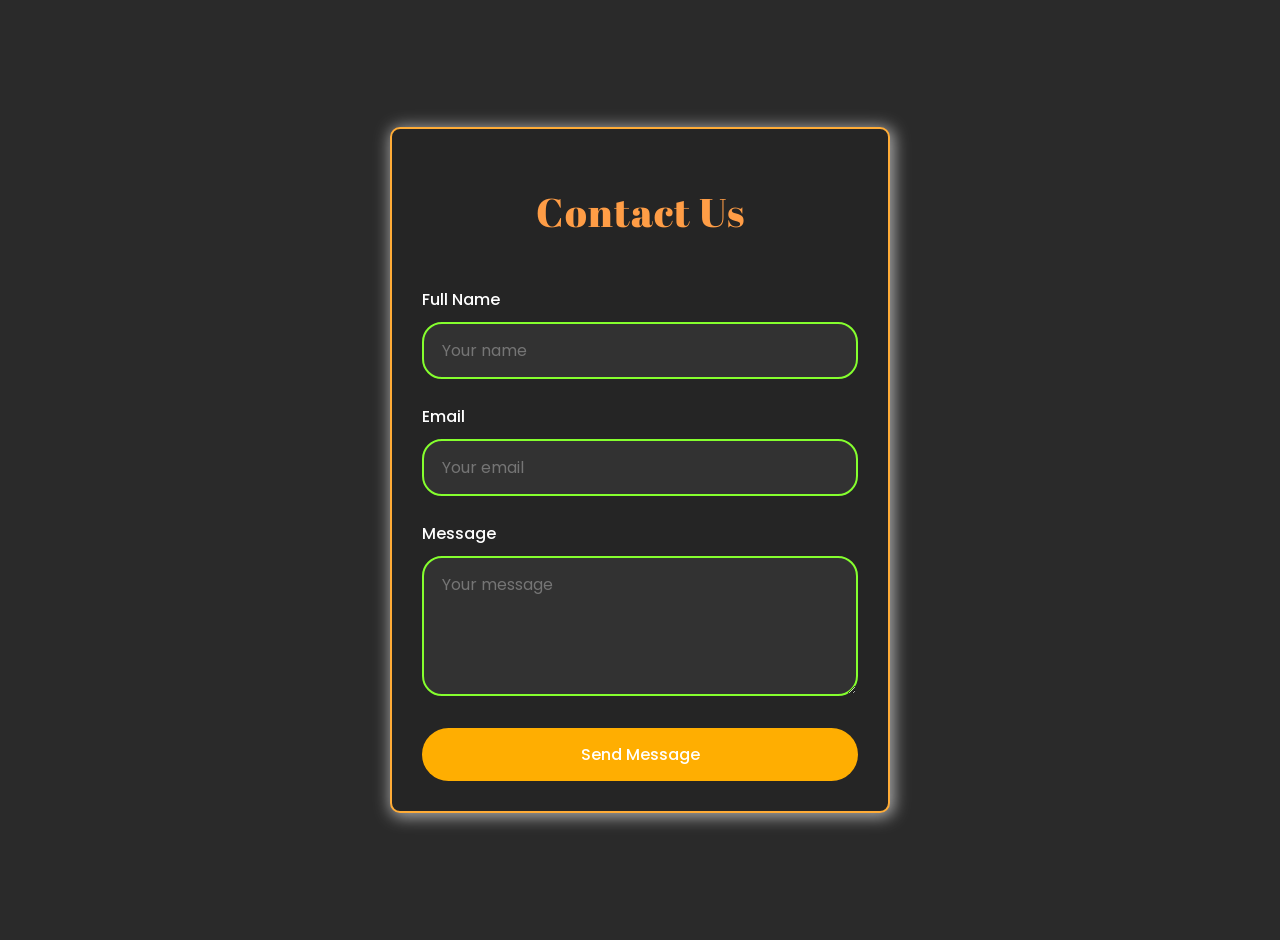
<file: Contactus/Contactus.html>
<!DOCTYPE html>
<html lang="en">
<head>
    <meta charset="UTF-8">
    <meta name="viewport" content="width=device-width, initial-scale=1.0">
    <title>Trackify Contact</title>
    <link rel="shortcut icon" href="../MainPage/static/TrackifylogoNobackground.png" type="image/x-icon">
    <link href="https://fonts.googleapis.com/css2?family=Abril+Fatface&family=Poppins:wght@300;400;500;600&display=swap" rel="stylesheet">
    <link rel="shortcut icon" href="../MainPage/static/TrackifylogoNobackground.png" type="image/x-icon">
    <style>
        @import url('https://fonts.googleapis.com/css2?family=Poppins:wght@300;400;500;600&display=swap');
        
        body {
            background-color: #2a2a2a;
            margin: 0;
            padding: 20px;
            display: flex;
            justify-content: center;
            align-items: center;
            min-height: 100vh;
            color: #000000;
            font-family: 'Poppins', sans-serif;
        }
        
        .form-container {
            background-color: rgb(37, 37, 37);
            border-radius: 10px;
            box-shadow: 0 5px 15px rgba(0, 0, 0, 0.1);
            padding: 30px;
            width: 100%;
            max-width: 500px;
            box-sizing: border-box;
            border: 2px solid rgb(255, 172, 55);
            box-shadow: 2px 2px 16px 2px rgb(171, 171, 171);
            transform: translateY(20px);
            opacity: 0;
            animation: fadeInUp 0.8s ease-out forwards;
        }
        
        @keyframes fadeInUp {
            to {
                transform: translateY(0);
                opacity: 1;
            }
        }
        
        h1 {
            font-family: 'Abril Fatface', cursive;
            text-align: center;
            color: #ff9d46;
            margin-bottom: 30px;
            font-weight: 400;
            font-size: 2.5rem;
            letter-spacing: 1px;
            position: relative;
            display: inline-block;
            width: 100%;
        }
        
        h1::after {
            content: '';
            display: block;
            width: 80px;
            height: 3px;
            background: #85ff2e;
            margin: 15px auto 0;
            transform: scaleX(0);
            transform-origin: center;
            transition: transform 0.4s ease;
        }
        
        .form-container:hover h1::after {
            transform: scaleX(1);
        }
        
        .form-group {
            margin-bottom: 25px;
            opacity: 0;
            transform: translateY(15px);
            animation: fadeInUp 0.6s ease-out forwards;
        }
        
        .form-group:nth-child(1) { animation-delay: 0.2s; }
        .form-group:nth-child(2) { animation-delay: 0.3s; }
        .form-group:nth-child(3) { animation-delay: 0.4s; }
        
        label {
            display: block;
            margin-bottom: 10px;
            font-weight: 500;
            color: #ffffff;
            transition: all 0.3s ease;
        }
        
        .form-group:hover label {
            transform: translateX(5px);
        }
        
        input, textarea {
            font-family: 'Poppins', sans-serif;
            width: 100%;
            padding: 14px 18px;
            border: 2px solid #85ff2e;
            border-radius: 20px;
            font-size: 16px;
            box-sizing: border-box;
            transition: all 0.3s ease-in-out;
            background-color: #323232;
            color: #ffffff;
        }
        
        input:focus, textarea:focus {
            outline: none;
            border: 2px solid #ffc504;
            box-shadow: 0 0 0 3px rgba(255, 172, 55, 0.2);
            transform: scale(1.02);
        }
        
        input:hover, textarea:hover {
            border: 2px solid #ffc504;
            transform: scale(1.02);
        }
        
        textarea {
            resize: vertical;
            min-height: 140px;
        }
        
        button {
            background-color: #ffae01;
            color: white;
            border: none;
            padding: 14px 20px;
            border-radius: 40px;
            cursor: pointer;
            font-family: 'Poppins', sans-serif;
            font-size: 16px;
            font-weight: 500;
            width: 100%;
            transition: all 0.4s cubic-bezier(0.175, 0.885, 0.32, 1.275);
            position: relative;
            overflow: hidden;
            opacity: 0;
            transform: translateY(20px);
            animation: fadeInUp 0.6s ease-out 0.5s forwards;
        }
        
        button:hover {
            background-color: #ffae01;
            transform: translateY(-3px);
            box-shadow: 0 8px 15px rgba(255, 174, 1, 0.4);
        }
        
        button:active {
            transform: translateY(1px);
        }
        
        button::after {
            content: '';
            position: absolute;
            top: 50%;
            left: 50%;
            width: 5px;
            height: 5px;
            background: rgba(255, 255, 255, 0.5);
            opacity: 0;
            border-radius: 100%;
            transform: scale(1, 1) translate(-50%);
            transform-origin: 50% 50%;
        }
        
        button:focus:not(:active)::after {
            animation: ripple 0.6s ease-out;
        }
        
        @keyframes ripple {
            0% {
                transform: scale(0, 0);
                opacity: 0.5;
            }
            100% {
                transform: scale(20, 20);
                opacity: 0;
            }
        }
        
        /* Responsive adjustments */
        @media (max-width: 600px) {
            .form-container {
                padding: 25px;
            }
            
            h1 {
                font-size: 2rem;
            }
            
            input, textarea {
                padding: 12px 15px;
            }
        }
        
        @media (max-width: 400px) {
            .form-container {
                padding: 20px;
            }
            
            h1 {
                font-size: 1.8rem;
            }
            
            button {
                padding: 12px 15px;
                font-size: 15px;
            }
        }
    </style>
</head>
<body>
    <div class="form-container">
        <h1>Contact Us</h1>
        <form name="submit-to-google-sheet">
            <div class="form-group">
                <label for="name">Full Name</label>
                <input type="text" id="name" name="name" placeholder="Your name" required>
            </div>
            
            <div class="form-group">
                <label for="email">Email</label>
                <input type="email" id="email" name="email" placeholder="Your email" required>
            </div>
            
            <div class="form-group">
                <label for="message">Message</label>
                <textarea id="message" name="message" placeholder="Your message" required></textarea>
            </div>
            
            <button type="submit" id="submit-btn">Send Message</button>
        </form>
    </div>

    <script>
        const scriptURL = 'https://script.google.com/macros/s/AKfycbxkrEwvFu6--_axl-y2qKCXURJxg-UHrtMs-MofLTdn6e-YNOihIx3bNPRIGPWaTypoaQ/exec'
        const form = document.forms['submit-to-google-sheet']
        const submitBtn = document.getElementById('submit-btn')
      
        form.addEventListener('submit', e => {
            e.preventDefault()
            submitBtn.innerHTML = 'Sending...';
            submitBtn.style.pointerEvents = 'none';
            
            fetch(scriptURL, { method: 'POST', body: new FormData(form)})
                .then(response => {
                    submitBtn.innerHTML = '✓ Sent!';
                    setTimeout(() => {
                        submitBtn.innerHTML = 'Send Message';
                        submitBtn.style.pointerEvents = 'auto';
                    }, 2000);
                    
                    form.reset(); 
                })
                .catch(error => {
                    console.error('Error!', error)
                    submitBtn.innerHTML = 'Error! Try Again';
                    setTimeout(() => {
                        submitBtn.innerHTML = 'Send Message';
                        submitBtn.style.pointerEvents = 'auto';
                    }, 2000);
                })
        })
    </script>
</body>
</html>
</file>
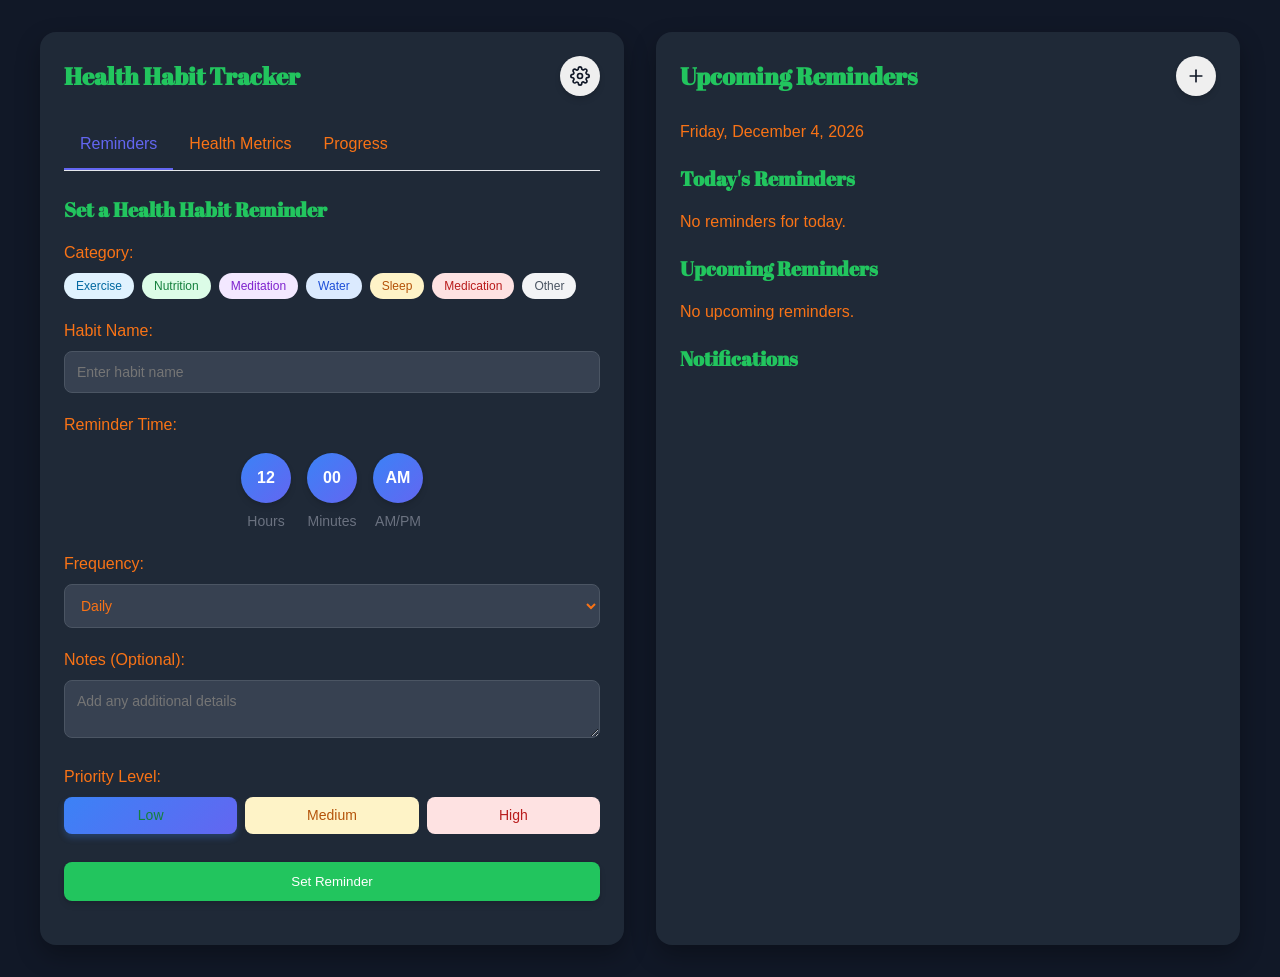
<file: NotificationAndReminder/notificationsandremainder.html>
<!DOCTYPE html>
<html lang="en">
<head>
  <meta charset="UTF-8">
  <meta name="viewport" content="width=device-width, initial-scale=1.0">
  <title>Health Habit Tracker</title>
  <link href="https://fonts.googleapis.com/css2?family=Abril+Fatface&display=swap" rel="stylesheet">
  <link rel="shortcut icon" href="../MainPage/static/TrackifylogoNobackground.png" type="image/x-icon">
  <style>
    /* Base Styles */
    * {
      margin: 0;
      padding: 0;
      box-sizing: border-box;
      font-family: 'Lucida Sans', 'Lucida Sans Regular', 'Lucida Grande', 'Lucida Sans Unicode', Geneva, Verdana, sans-serif;
    }
    
    body {
      background-color: #111827; /* Tailwind bg-gray-900 */
      min-height: 100vh;
      padding: 2rem 1rem;
      color: #f97316; /* Tailwind orange-400 */
      line-height: 1.5;
    }
    
    .container {
      max-width: 1200px;
      margin: 0 auto;
      display: grid;
      grid-template-columns: 1fr;
      gap: 2rem;
    }
    
    @media (min-width: 768px) {
      .container {
        grid-template-columns: 1fr 1fr;
      }
    }
    
    .card {
      background-color: #1f2937; /* Darker background for cards */
      border-radius: 1rem;
      box-shadow: 0 10px 25px rgba(0, 0, 0, 0.3);
      padding: 1.5rem;
      transition: transform 0.3s ease, box-shadow 0.3s ease;
    }
    
    .card:hover {
      transform: translateY(-5px);
      box-shadow: 0 15px 30px rgba(0, 0, 0, 0.4);
    }
    
    /* Header Styles */
    header {
      display: flex;
      justify-content: space-between;
      align-items: center;
      margin-bottom: 1.5rem;
    }
    
    h1, h2, h3, h4, h5, h6 {
      font-family: 'Abril Fatface', cursive;
      color: #22c55e; /* Tailwind green-500 */
    }
    
    h1 {
      font-size: 1.5rem;
    }
    
    h2 {
      font-size: 1.25rem;
      margin-bottom: 1rem;
    }
    
    /* Button Styles */
    .btn {
      display: inline-flex;
      align-items: center;
      justify-content: center;
      padding: 0.5rem 1rem;
      border-radius: 0.5rem;
      font-weight: 500;
      cursor: pointer;
      transition: all 0.3s ease;
      border: none;
      outline: none;
      color: #fff;
    }
    
    .btn-primary {
      background-color: #22c55e; /* Green accent */
      box-shadow: 0 4px 6px rgba(34, 197, 94, 0.25);
    }
    
    .btn-primary:hover {
      background-color: #16a34a;
      box-shadow: 0 6px 10px rgba(34, 197, 94, 0.3);
    }
    
    .btn-secondary {
      background-color: #f97316; /* Orange accent */
      box-shadow: 0 4px 6px rgba(249, 115, 22, 0.25);
    }
    
    .btn-secondary:hover {
      background-color: #ea580c;
      box-shadow: 0 6px 10px rgba(249, 115, 22, 0.3);
    }
    
    .btn-danger {
      background: linear-gradient(135deg, #ef4444, #dc2626);
      color: white;
    }
    
    .btn-danger:hover {
      background: linear-gradient(135deg, #dc2626, #b91c1c);
    }
    
    .btn-success {
      background: linear-gradient(135deg, #10b981, #059669);
      color: white;
    }
    
    .btn-success:hover {
      background: linear-gradient(135deg, #059669, #047857);
    }
    
    .btn-3d {
      box-shadow: 0 4px 6px rgba(0, 0, 0, 0.1), 0 1px 3px rgba(0, 0, 0, 0.06);
      transition: transform 0.2s ease-in-out, box-shadow 0.2s ease-in-out;
    }
    
    .btn-3d:hover {
      transform: translateY(-2px);
      box-shadow: 0 6px 8px rgba(0, 0, 0, 0.15), 0 2px 4px rgba(0, 0, 0, 0.1);
    }
    
    .btn-3d:active {
      transform: translateY(0);
      box-shadow: 0 4px 6px rgba(0, 0, 0, 0.1), 0 1px 3px rgba(0, 0, 0, 0.06);
    }
    
    .btn-icon {
      width: 2.5rem;
      height: 2.5rem;
      padding: 0;
      border-radius: 50%;
      display: inline-flex;
      align-items: center;
      justify-content: center;
    }
    
    .btn-full {
      width: 100%;
      padding: 0.75rem;
    }
    
    /* Form Styles */
    .form-group {
      margin-bottom: 1.25rem;
    }
    
    label {
      display: block;
      margin-bottom: 0.5rem;
      font-weight: 500;
      color: #f97316; /* Orange accent */
    }
    
    input[type="text"],
    input[type="number"],
    select,
    textarea {
      width: 100%;
      padding: 0.75rem;
      background-color: #374151;
      border: 1px solid #4b5563;
      border-radius: 0.5rem;
      font-family: inherit;
      font-size: 0.875rem;
      color: #f97316;
      transition: border-color 0.3s ease, box-shadow 0.3s ease;
    }
    
    input[type="text"]:focus,
    input[type="number"]:focus,
    select:focus,
    textarea:focus {
      outline: none;
      border-color: #22c55e;
      box-shadow: 0 0 0 3px rgba(34, 197, 94, 0.2);
    }
    
    /* Rotary Time Picker */
    .rotary-picker {
      display: flex;
      gap: 1rem;
      justify-content: center;
      align-items: center;
      margin: 1rem 0;
    }
    
    .picker-column {
      display: flex;
      flex-direction: column;
      align-items: center;
    }
    
    .picker-button {
      width: 50px;
      height: 50px;
      border-radius: 50%;
      background: linear-gradient(135deg, #3b82f6, #6366f1);
      color: white;
      font-size: 16px;
      font-weight: bold;
      display: flex;
      justify-content: center;
      align-items: center;
      cursor: pointer;
      box-shadow: 0 4px 6px rgba(0, 0, 0, 0.1), 0 1px 3px rgba(0, 0, 0, 0.06);
      transition: transform 0.2s ease-in-out, box-shadow 0.2s ease-in-out;
    }
    
    .picker-button:hover {
      transform: translateY(-2px);
      box-shadow: 0 6px 8px rgba(0, 0, 0, 0.15), 0 2px 4px rgba(0, 0, 0, 0.1);
    }
    
    .picker-button:active {
      transform: translateY(0);
      box-shadow: 0 4px 6px rgba(0, 0, 0, 0.1), 0 1px 3px rgba(0, 0, 0, 0.06);
    }
    
    .picker-button.selected {
      background: linear-gradient(135deg, #ec4899, #f43f5e);
      box-shadow: 0 6px 8px rgba(0, 0, 0, 0.15), 0 2px 4px rgba(0, 0, 0, 0.1);
    }
    
    .picker-column span {
      margin-top: 0.5rem;
      font-size: 14px;
      font-weight: 500;
      color: #6b7280;
    }
    
    /* Custom Days Selection */
    .days-grid {
      display: grid;
      grid-template-columns: repeat(4, 1fr);
      gap: 0.5rem;
      margin-top: 0.5rem;
    }
    
    .day-checkbox {
      display: none;
    }
    
    .day-label {
      display: flex;
      align-items: center;
      justify-content: center;
      padding: 0.5rem;
      background-color: #f3f4f6;
      border-radius: 0.5rem;
      cursor: pointer;
      transition: all 0.3s ease;
      font-size: 0.875rem;
    }
    
    .day-checkbox:checked + .day-label {
      background: linear-gradient(135deg, #3b82f6, #6366f1);
      color: white;
      box-shadow: 0 4px 6px rgba(59, 130, 246, 0.25);
    }
    
    /* Reminder List */
    .reminder-list {
      list-style: none;
      margin-top: 1rem;
    }
    
    .reminder-item {
      display: flex;
      justify-content: space-between;
      align-items: center;
      padding: 0.75rem;
      background-color: #f9fafb;
      border-radius: 0.5rem;
      margin-bottom: 0.5rem;
      transition: background-color 0.3s ease;
    }
    
    .reminder-item:hover {
      background-color: #f3f4f6;
    }
    
    .reminder-info {
      flex: 1;
    }
    
    .reminder-name {
      font-weight: 600;
      color: #1f2937;
    }
    
    .reminder-time {
      font-size: 0.875rem;
      color: #6b7280;
    }
    
    .reminder-actions {
      display: flex;
      gap: 0.5rem;
    }
    
    /* Notification */
    .notification {
      background-color: #1f2937;
      border-radius: 0.5rem;
      padding: 1rem;
      margin-bottom: 0.75rem;
      box-shadow: 0 2px 4px rgba(0, 0, 0, 0.2);
      display: flex;
      justify-content: space-between;
      align-items: center;
      animation: fadeIn 0.5s ease-in-out;
      border-left: 4px solid #22c55e;
    }
    
    .notification-content {
      flex: 1;
    }
    
    .notification-title {
      font-weight: 600;
      color: #f97316;
    }
    
    .notification-time {
      font-size: 0.75rem;
      color: #9ca3af;
    }
    
    .notification-actions {
      display: flex;
      gap: 0.5rem;
    }
    
    /* Tabs */
    .tabs {
      display: flex;
      border-bottom: 1px solid #e5e7eb;
      margin-bottom: 1.5rem;
    }
    
    .tab {
      padding: 0.75rem 1rem;
      cursor: pointer;
      border-bottom: 2px solid transparent;
      transition: all 0.3s ease;
      font-weight: 500;
    }
    
    .tab.active {
      border-bottom-color: #6366f1;
      color: #6366f1;
    }
    
    .tab-content {
      display: none;
    }
    
    .tab-content.active {
      display: block;
    }
    
    /* Progress Bar */
    .progress-container {
      margin: 1.5rem 0;
    }
    
    .progress-header {
      display: flex;
      justify-content: space-between;
      margin-bottom: 0.5rem;
    }
    
    .progress-bar {
      height: 0.5rem;
      background-color: #374151;
      border-radius: 9999px;
      overflow: hidden;
    }
    
    .progress-fill {
      height: 100%;
      background-color: #22c55e;
      border-radius: 9999px;
      transition: width 0.5s ease;
    }
    
    /* Stats */
    .stats-grid {
      display: grid;
      grid-template-columns: repeat(2, 1fr);
      gap: 1rem;
      margin-bottom: 1.5rem;
    }
    
    .stat-card {
      background-color: #374151;
      border-radius: 0.5rem;
      padding: 1rem;
      text-align: center;
      color: #f97316;
    }
    
    .stat-value {
      font-size: 1.5rem;
      font-weight: 700;
    }
    
    .stat-label {
      font-size: 0.875rem;
      color: #9ca3af;
    }
    
    /* Calendar */
    .calendar {
      margin-bottom: 1.5rem;
    }
    
    .calendar-header {
      display: flex;
      justify-content: space-between;
      align-items: center;
      margin-bottom: 0.75rem;
    }
    
    .calendar-title {
      font-weight: 600;
    }
    
    .calendar-nav {
      display: flex;
      gap: 0.5rem;
    }
    
    .calendar-grid {
      display: grid;
      grid-template-columns: repeat(7, 1fr);
      gap: 0.25rem;
    }
    
    .calendar-day-header {
      text-align: center;
      font-weight: 500;
      font-size: 0.75rem;
      color: #6b7280;
      padding: 0.25rem;
    }
    
    .calendar-day {
      aspect-ratio: 1;
      display: flex;
      align-items: center;
      justify-content: center;
      border-radius: 0.25rem;
      cursor: pointer;
      position: relative;
      font-size: 0.875rem;
      color: #f97316;
      background-color: #374151;
    }
    
    .calendar-day:hover {
      background-color: #4b5563;
    }
    
    .calendar-day.today {
      background-color: #22c55e;
      color: white;
    }
    
    .calendar-day.has-reminder::after {
      content: '';
      position: absolute;
      bottom: 0.25rem;
      width: 0.25rem;
      height: 0.25rem;
      background-color: #6366f1;
      border-radius: 50%;
    }
    
    .calendar-day.selected {
      background-color: #f97316;
      color: white;
    }
    
    .calendar-day.other-month {
      color: #6b7280;
    }
    
    /* Settings */
    .settings-section {
      margin-bottom: 1.5rem;
    }
    
    .settings-option {
      display: flex;
      justify-content: space-between;
      align-items: center;
      padding: 0.75rem 0;
      border-bottom: 1px solid #e5e7eb;
    }
    
    .settings-option:last-child {
      border-bottom: none;
    }
    
    .settings-label {
      font-weight: 500;
    }
    
    .settings-description {
      font-size: 0.875rem;
      color: #6b7280;
      margin-top: 0.25rem;
    }
    
    /* Toggle Switch */
    .toggle-switch {
      position: relative;
      display: inline-block;
      width: 3rem;
      height: 1.5rem;
    }
    
    .toggle-switch input {
      opacity: 0;
      width: 0;
      height: 0;
    }
    
    .toggle-slider {
      position: absolute;
      cursor: pointer;
      top: 0;
      left: 0;
      right: 0;
      bottom: 0;
      background-color: #e5e7eb;
      transition: .4s;
      border-radius: 1.5rem;
    }
    
    .toggle-slider:before {
      position: absolute;
      content: "";
      height: 1.25rem;
      width: 1.25rem;
      left: 0.125rem;
      bottom: 0.125rem;
      background-color: white;
      transition: .4s;
      border-radius: 50%;
    }
    
    input:checked + .toggle-slider {
      background-color: #6366f1;
    }
    
    input:checked + .toggle-slider:before {
      transform: translateX(1.5rem);
    }
    
    /* Category Pills */
    .category-pills {
      display: flex;
      flex-wrap: wrap;
      gap: 0.5rem;
      margin-bottom: 1rem;
    }
    
    .category-pill {
      padding: 0.25rem 0.75rem;
      border-radius: 9999px;
      font-size: 0.75rem;
      font-weight: 500;
      cursor: pointer;
      transition: all 0.3s ease;
      background-color: #374151;
      color: #f97316;
    }
    
    .category-pill.active {
      background-color: #22c55e;
      color: white;
    }
    
    /* Health Metrics */
    .metrics-form {
      margin-top: 1rem;
    }
    
    .metric-row {
      display: flex;
      gap: 0.5rem;
      margin-bottom: 0.75rem;
    }
    
    .metric-input {
      flex: 1;
    }
    
    /* Charts */
    .chart-container {
      height: 200px;
      margin: 1rem 0;
      position: relative;
    }
    
    .chart-bar {
      position: absolute;
      bottom: 0;
      width: 2rem;
      background: linear-gradient(to top, #3b82f6, #6366f1);
      border-radius: 0.25rem 0.25rem 0 0;
      transition: height 0.5s ease;
    }
    
    .chart-label {
      position: absolute;
      bottom: -1.5rem;
      width: 2rem;
      text-align: center;
      font-size: 0.75rem;
      color: #6b7280;
    }
    
    /* Modal */
    .modal-backdrop {
      position: fixed;
      top: 0;
      left: 0;
      width: 100%;
      height: 100%;
      background-color: rgba(0, 0, 0, 0.7);
      display: flex;
      align-items: center;
      justify-content: center;
      z-index: 1000;
      opacity: 0;
      visibility: hidden;
      transition: opacity 0.3s ease, visibility 0.3s ease;
    }
    
    .modal-backdrop.active {
      opacity: 1;
      visibility: visible;
    }
    
    .modal {
      background-color: #1f2937;
      color: #f97316;
      border-radius: 0.75rem;
      width: 90%;
      max-width: 500px;
      max-height: 90vh;
      overflow-y: auto;
      box-shadow: 0 10px 25px rgba(0, 0, 0, 0.3);
      transform: scale(0.9);
      opacity: 0;
      transition: transform 0.3s ease, opacity 0.3s ease;
    }
    
    .modal-backdrop.active .modal {
      transform: scale(1);
      opacity: 1;
    }
    
    .modal-header {
      display: flex;
      justify-content: space-between;
      align-items: center;
      padding: 1rem 1.5rem;
      border-bottom: 1px solid #374151;
    }
    
    .modal-title {
      font-weight: 600;
      font-size: 1.25rem;
    }
    
    .modal-close {
      background: none;
      border: none;
      font-size: 1.5rem;
      cursor: pointer;
      color: #9ca3af;
    }
    
    .modal-body {
      padding: 1.5rem;
    }
    
    .modal-footer {
      display: flex;
      justify-content: flex-end;
      gap: 0.75rem;
      padding: 1rem 1.5rem;
      border-top: 1px solid #374151;
    }
    
    /* Animations */
    @keyframes fadeIn {
      from { opacity: 0; transform: translateY(-10px); }
      to { opacity: 1; transform: translateY(0); }
    }
    
    @keyframes fadeOut {
      from { opacity: 1; transform: translateY(0); }
      to { opacity: 0; transform: translateY(10px); }
    }
    
    .fade-in {
      animation: fadeIn 0.5s ease-in-out;
    }
    
    .fade-out {
      animation: fadeOut 0.5s ease-in-out;
    }
    
    /* Responsive */
    @media (max-width: 640px) {
      .days-grid {
        grid-template-columns: repeat(3, 1fr);
      }
      
      .stats-grid {
        grid-template-columns: 1fr;
      }
    }
  </style>
</head>
<body>
  <div class="container">
    <!-- Left Column -->
    <div class="card">
      <header>
        <h1>Health Habit Tracker</h1>
        <button id="settingsButton" class="btn btn-icon btn-3d">
          <svg xmlns="http://www.w3.org/2000/svg" style="color:#111827" width="20" height="20" viewBox="0 0 24 24" fill="none" stroke="currentColor" stroke-width="2" stroke-linecap="round" stroke-linejoin="round">
            <circle cx="12" cy="12" r="3"></circle>
            <path d="M19.4 15a1.65 1.65 0 0 0 .33 1.82l.06.06a2 2 0 0 1 0 2.83 2 2 0 0 1-2.83 0l-.06-.06a1.65 1.65 0 0 0-1.82-.33 1.65 1.65 0 0 0-1 1.51V21a2 2 0 0 1-2 2 2 2 0 0 1-2-2v-.09A1.65 1.65 0 0 0 9 19.4a1.65 1.65 0 0 0-1.82.33l-.06.06a2 2 0 0 1-2.83 0 2 2 0 0 1 0-2.83l.06-.06a1.65 1.65 0 0 0 .33-1.82 1.65 1.65 0 0 0-1.51-1H3a2 2 0 0 1-2-2 2 2 0 0 1 2-2h.09A1.65 1.65 0 0 0 4.6 9a1.65 1.65 0 0 0-.33-1.82l-.06-.06a2 2 0 0 1 0-2.83 2 2 0 0 1 2.83 0l.06.06a1.65 1.65 0 0 0 1.82.33H9a1.65 1.65 0 0 0 1-1.51V3a2 2 0 0 1 2-2 2 2 0 0 1 2 2v.09a1.65 1.65 0 0 0 1 1.51 1.65 1.65 0 0 0 1.82-.33l.06-.06a2 2 0 0 1 2.83 0 2 2 0 0 1 0 2.83l-.06.06a1.65 1.65 0 0 0-.33 1.82V9a1.65 1.65 0 0 0 1.51 1H21a2 2 0 0 1 2 2 2 2 0 0 1-2 2h-.09a1.65 1.65 0 0 0-1.51 1z"></path>
          </svg>
        </button>
      </header>
      
      <!-- Tabs -->
      <div class="tabs">
        <div class="tab active" data-tab="reminders">Reminders</div>
        <div class="tab" data-tab="metrics">Health Metrics</div>
        <div class="tab" data-tab="progress">Progress</div>
      </div>
      
      <!-- Reminders Tab -->
      <div id="remindersTab" class="tab-content active">
        <form id="reminderForm" class="form-group">
          <h2>Set a Health Habit Reminder</h2>
          
          <!-- Category Selection -->
          <div class="form-group">
            <label>Category:</label>
            <div class="category-pills">
              <div class="category-pill active" data-category="exercise" style="background-color: #e0f2fe; color: #0369a1;">Exercise</div>
              <div class="category-pill" data-category="nutrition" style="background-color: #dcfce7; color: #15803d;">Nutrition</div>
              <div class="category-pill" data-category="meditation" style="background-color: #f3e8ff; color: #7e22ce;">Meditation</div>
              <div class="category-pill" data-category="water" style="background-color: #dbeafe; color: #1d4ed8;">Water</div>
              <div class="category-pill" data-category="sleep" style="background-color: #fef3c7; color: #b45309;">Sleep</div>
              <div class="category-pill" data-category="medication" style="background-color: #fee2e2; color: #b91c1c;">Medication</div>
              <div class="category-pill" data-category="other" style="background-color: #f3f4f6; color: #4b5563;">Other</div>
            </div>
          </div>
          
          <!-- Habit Name -->
          <div class="form-group">
            <label for="habitName">Habit Name:</label>
            <input type="text" id="habitName" placeholder="Enter habit name" required>
          </div>
          
          <!-- Reminder Time -->
          <div class="form-group">
            <label>Reminder Time:</label>
            <div class="rotary-picker">
              <div class="picker-column">
                <div id="hourPicker" class="picker-button">12</div>
                <span>Hours</span>
              </div>
              <div class="picker-column">
                <div id="minutePicker" class="picker-button">00</div>
                <span>Minutes</span>
              </div>
              <div class="picker-column">
                <div id="ampmPicker" class="picker-button">AM</div>
                <span>AM/PM</span>
              </div>
            </div>
          </div>
          
          <!-- Frequency -->
          <div class="form-group">
            <label for="frequency">Frequency:</label>
            <select id="frequency" required>
              <option value="daily">Daily</option>
              <option value="weekly">Weekly</option>
              <option value="custom">Custom Days</option>
            </select>
          </div>
          
          <!-- Custom Days -->
          <div id="customDays" class="form-group" style="display: none;">
            <label>Select Days:</label>
            <div class="days-grid">
              <div>
                <input type="checkbox" id="monday" class="day-checkbox" value="Monday">
                <label for="monday" class="day-label">Mon</label>
              </div>
              <div>
                <input type="checkbox" id="tuesday" class="day-checkbox" value="Tuesday">
                <label for="tuesday" class="day-label">Tue</label>
              </div>
              <div>
                <input type="checkbox" id="wednesday" class="day-checkbox" value="Wednesday">
                <label for="wednesday" class="day-label">Wed</label>
              </div>
              <div>
                <input type="checkbox" id="thursday" class="day-checkbox" value="Thursday">
                <label for="thursday" class="day-label">Thu</label>
              </div>
              <div>
                <input type="checkbox" id="friday" class="day-checkbox" value="Friday">
                <label for="friday" class="day-label">Fri</label>
              </div>
              <div>
                <input type="checkbox" id="saturday" class="day-checkbox" value="Saturday">
                <label for="saturday" class="day-label">Sat</label>
              </div>
              <div>
                <input type="checkbox" id="sunday" class="day-checkbox" value="Sunday">
                <label for="sunday" class="day-label">Sun</label>
              </div>
            </div>
          </div>
          
          <!-- Reminder Notes -->
          <div class="form-group">
            <label for="reminderNotes">Notes (Optional):</label>
            <textarea id="reminderNotes" rows="2" placeholder="Add any additional details"></textarea>
          </div>
          
          <!-- Priority Level -->
          <div class="form-group">
            <label>Priority Level:</label>
            <div class="days-grid" style="grid-template-columns: repeat(3, 1fr);">
              <div>
                <input type="radio" id="lowPriority" name="priority" class="day-checkbox" value="low" checked>
                <label for="lowPriority" class="day-label" style="background-color: #dcfce7; color: #15803d;">Low</label>
              </div>
              <div>
                <input type="radio" id="mediumPriority" name="priority" class="day-checkbox" value="medium">
                <label for="mediumPriority" class="day-label" style="background-color: #fef3c7; color: #b45309;">Medium</label>
              </div>
              <div>
                <input type="radio" id="highPriority" name="priority" class="day-checkbox" value="high">
                <label for="highPriority" class="day-label" style="background-color: #fee2e2; color: #b91c1c;">High</label>
              </div>
            </div>
          </div>
          
          <!-- Submit Button -->
          <button type="submit" class="btn btn-primary btn-full btn-3d">
            Set Reminder
          </button>
        </form>
      </div>
      
      <!-- Health Metrics Tab -->
      <div id="metricsTab" class="tab-content">
        <h2>Track Your Health Metrics</h2>
        
        <div class="calendar">
          <div class="calendar-header">
            <div class="calendar-title" id="calendarTitle">May 2023</div>
            <div class="calendar-nav">
              <button id="prevMonth" class="btn btn-icon btn-3d">
                <svg xmlns="http://www.w3.org/2000/svg" style="color:#111827" width="16" height="16" viewBox="0 0 24 24" fill="none" stroke="currentColor" stroke-width="2" stroke-linecap="round" stroke-linejoin="round">
                  <polyline points="15 18 9 12 15 6"></polyline>
                </svg>
              </button>
              <button id="nextMonth" class="btn btn-icon btn-3d">
                <svg xmlns="http://www.w3.org/2000/svg" style="color:#111827" width="16" height="16" viewBox="0 0 24 24" fill="none" stroke="currentColor" stroke-width="2" stroke-linecap="round" stroke-linejoin="round">
                  <polyline points="9 18 15 12 9 6"></polyline>
                </svg>
              </button>
            </div>
          </div>
          
          <div class="calendar-grid" id="calendarGrid">
            <!-- Calendar will be generated here -->
          </div>
        </div>
        
        <form id="metricsForm" class="metrics-form">
          <div class="form-group">
            <label for="metricDate">Date:</label>
            <input type="date" id="metricDate" required>
          </div>
          
          <div class="form-group">
            <label>Weight:</label>
            <div class="metric-row">
              <input type="number" id="weightValue" placeholder="Enter weight" step="0.1" class="metric-input">
              <select id="weightUnit">
                <option value="kg">kg</option>
                <option value="lbs">lbs</option>
              </select>
            </div>
          </div>
          
          <div class="form-group">
            <label>Steps:</label>
            <input type="number" id="stepsValue" placeholder="Enter steps">
          </div>
          
          <div class="form-group">
            <label>Water Intake:</label>
            <div class="metric-row">
              <input type="number" id="waterValue" placeholder="Enter amount" class="metric-input">
              <select id="waterUnit">
                <option value="ml">ml</option>
                <option value="oz">oz</option>
                <option value="cups">cups</option>
              </select>
            </div>
          </div>
          
          <div class="form-group">
            <label>Sleep Duration:</label>
            <div class="metric-row">
              <input type="number" id="sleepHours" placeholder="Hours" min="0" max="24" class="metric-input">
              <input type="number" id="sleepMinutes" placeholder="Minutes" min="0" max="59" class="metric-input">
            </div>
          </div>
          
          <div class="form-group">
            <label>Mood:</label>
            <select id="moodValue">
              <option value="5">Excellent</option>
              <option value="4">Good</option>
              <option value="3">Average</option>
              <option value="2">Poor</option>
              <option value="1">Terrible</option>
            </select>
          </div>
          
          <div class="form-group">
            <label for="metricNotes">Notes:</label>
            <textarea id="metricNotes" rows="2" placeholder="Add any additional notes"></textarea>
          </div>
          
          <button type="submit" class="btn btn-primary btn-full btn-3d">
            Save Metrics
          </button>
        </form>
      </div>
      
      <!-- Progress Tab -->
      <div id="progressTab" class="tab-content">
        <h2>Your Health Progress</h2>
        
        <div class="stats-grid">
          <div class="stat-card">
            <div class="stat-value" id="activeReminders">0</div>
            <div class="stat-label">Active Reminders</div>
          </div>
          <div class="stat-card">
            <div class="stat-value" id="completedReminders">0</div>
            <div class="stat-label">Completed</div>
          </div>
          <div class="stat-card">
            <div class="stat-value" id="streakCount">0</div>
            <div class="stat-label">Current Streak</div>
          </div>
          <div class="stat-card">
            <div class="stat-value" id="adherenceRate">0%</div>
            <div class="stat-label">Adherence Rate</div>
          </div>
        </div>
        
        <div class="form-group">
          <label>Select Metric:</label>
          <select id="chartMetric">
            <option value="weight">Weight</option>
            <option value="steps">Steps</option>
            <option value="water">Water Intake</option>
            <option value="sleep">Sleep Duration</option>
            <option value="mood">Mood</option>
          </select>
        </div>
        
        <div class="chart-container" id="metricsChart">
          <!-- Chart will be generated here -->
        </div>
        
        <div class="progress-container">
          <div class="progress-header">
            <span>Weekly Goal Progress</span>
            <span id="goalPercentage">0%</span>
          </div>
          <div class="progress-bar">
            <div class="progress-fill" id="goalProgressFill" style="width: 0%"></div>
          </div>
        </div>
      </div>
    </div>
    
    <!-- Right Column -->
    <div class="card">
      <header>
        <h1>Upcoming Reminders</h1>
        <button id="addGoalButton" class="btn btn-icon btn-3d">
          <svg xmlns="http://www.w3.org/2000/svg" style="color:#111827" width="20" height="20" viewBox="0 0 24 24" fill="none" stroke="currentColor" stroke-width="2" stroke-linecap="round" stroke-linejoin="round">
            <line x1="12" y1="5" x2="12" y2="19"></line>
            <line x1="5" y1="12" x2="19" y2="12"></line>
          </svg>
        </button>
      </header>
      
      <!-- Today's Date -->
      <div class="form-group">
        <div id="todayDate" class="text-center text-lg font-semibold"></div>
      </div>
      
      <!-- Reminders List -->
      <div class="form-group">
        <h2>Today's Reminders</h2>
        <ul id="todayReminders" class="reminder-list">
          <!-- Today's reminders will be added here -->
          <li class="text-center text-gray-500">No reminders for today.</li>
        </ul>
      </div>
      
      <div class="form-group">
        <h2>Upcoming Reminders</h2>
        <ul id="upcomingReminders" class="reminder-list">
          <!-- Upcoming reminders will be added here -->
          <li class="text-center text-gray-500">No upcoming reminders.</li>
        </ul>
      </div>
      
      <!-- Notifications Section -->
      <div class="form-group">
        <h2>Notifications</h2>
        <div id="notifications">
          <!-- Notifications will be added here -->
        </div>
      </div>
    </div>
  </div>
  
  <!-- Settings Modal -->
  <div id="settingsModal" class="modal-backdrop">
    <div class="modal">
      <div class="modal-header">
        <h2 class="modal-title">Settings</h2>
        <button class="modal-close" id="closeSettingsModal">&times;</button>
      </div>
      <div class="modal-body">
        <div class="settings-section">
          <h3>Notification Settings</h3>
          
          <div class="settings-option">
            <div>
              <div class="settings-label">Enable Notifications</div>
              <div class="settings-description">Receive reminders for your habits</div>
            </div>
            <label class="toggle-switch">
              <input type="checkbox" id="enableNotifications" checked>
              <span class="toggle-slider"></span>
            </label>
          </div>
          
          <div class="settings-option">
            <div>
              <div class="settings-label">Sound Alerts</div>
              <div class="settings-description">Play sound when notifications appear</div>
            </div>
            <label class="toggle-switch">
              <input type="checkbox" id="enableSoundAlerts" checked>
              <span class="toggle-slider"></span>
            </label>
          </div>
          
          <div class="settings-option">
            <div>
              <div class="settings-label">Notification Time</div>
              <div class="settings-description">Minutes before scheduled time</div>
            </div>
            <select id="notificationTime">
              <option value="0">At scheduled time</option>
              <option value="5">5 minutes before</option>
              <option value="10">10 minutes before</option>
              <option value="15">15 minutes before</option>
              <option value="30">30 minutes before</option>
            </select>
          </div>
        </div>
        
        <div class="settings-section">
          <h3>Data Management</h3>
          
          <div class="settings-option">
            <div>
              <div class="settings-label">Export Data</div>
              <div class="settings-description">Download your health data</div>
            </div>
            <button id="exportDataBtn" class="btn btn-primary btn-3d">Export</button>
          </div>
          
          <div class="settings-option">
            <div>
              <div class="settings-label">Import Data</div>
              <div class="settings-description">Upload previously exported data</div>
            </div>
            <input type="file" id="importDataInput" style="display: none;" accept=".json">
            <button id="importDataBtn" class="btn btn-primary btn-3d">Import</button>
          </div>
          
          <div class="settings-option">
            <div>
              <div class="settings-label">Clear All Data</div>
              <div class="settings-description">Delete all reminders and metrics</div>
            </div>
            <button id="clearDataBtn" class="btn btn-danger btn-3d">Clear</button>
          </div>
        </div>
      </div>
    </div>
  </div>
  
  <!-- Add Goal Modal -->
  <div id="goalModal" class="modal-backdrop">
    <div class="modal">
      <div class="modal-header">
        <h2 class="modal-title">Set Health Goal</h2>
        <button class="modal-close" id="closeGoalModal">&times;</button>
      </div>
      <div class="modal-body">
        <form id="goalForm">
          <div class="form-group">
            <label for="goalType">Goal Type:</label>
            <select id="goalType" required>
              <option value="weight">Weight</option>
              <option value="steps">Daily Steps</option>
              <option value="water">Water Intake</option>
              <option value="sleep">Sleep Duration</option>
              <option value="exercise">Exercise Frequency</option>
            </select>
          </div>
          
          <div class="form-group">
            <label for="goalTarget">Target Value:</label>
            <input type="number" id="goalTarget" required>
          </div>
          
          <div class="form-group">
            <label for="goalDeadline">Target Date:</label>
            <input type="date" id="goalDeadline" required>
          </div>
          
          <div class="form-group">
            <label for="goalNotes">Notes:</label>
            <textarea id="goalNotes" rows="2"></textarea>
          </div>
        </form>
      </div>
      <div class="modal-footer">
        <button id="cancelGoalBtn" class="btn btn-3d">Cancel</button>
        <button id="saveGoalBtn" class="btn btn-primary btn-3d">Save Goal</button>
      </div>
    </div>
  </div>
  
  <!-- Confirmation Modal -->
  <div id="confirmationModal" class="modal-backdrop">
    <div class="modal">
      <div class="modal-header">
        <h2 class="modal-title">Confirmation</h2>
        <button class="modal-close" id="closeConfirmationModal">&times;</button>
      </div>
      <div class="modal-body">
        <p id="confirmationMessage">Are you sure you want to proceed?</p>
      </div>
      <div class="modal-footer">
        <button id="cancelConfirmationBtn" class="btn btn-3d">Cancel</button>
        <button id="confirmActionBtn" class="btn btn-danger btn-3d">Confirm</button>
      </div>
    </div>
  </div>

  <script>
    document.addEventListener('DOMContentLoaded', () => {
      // State Management
      let reminders = JSON.parse(localStorage.getItem('reminders')) || [];
      let metrics = JSON.parse(localStorage.getItem('metrics')) || [];
      let goals = JSON.parse(localStorage.getItem('goals')) || [];
      let completedReminders = JSON.parse(localStorage.getItem('completedReminders')) || [];
      
      // Settings
      let settings = JSON.parse(localStorage.getItem('settings')) || {
        enableNotifications: true,
        enableSoundAlerts: true,
        notificationTime: 0
      };
      
      // Time Picker State
      let selectedHour = '12';
      let selectedMinute = '00';
      let selectedAmPm = 'AM';
      
      // Calendar State
      let currentDate = new Date();
      let selectedDate = new Date();
      let currentMonth = currentDate.getMonth();
      let currentYear = currentDate.getFullYear();
      
      // Selected Category
      let selectedCategory = 'exercise';
      
      // DOM Elements
      const reminderForm = document.getElementById('reminderForm');
      const frequencySelect = document.getElementById('frequency');
      const customDaysDiv = document.getElementById('customDays');
      const todayRemindersEl = document.getElementById('todayReminders');
      const upcomingRemindersEl = document.getElementById('upcomingReminders');
      const notificationsDiv = document.getElementById('notifications');
      const todayDateEl = document.getElementById('todayDate');
      
      // Rotary Time Picker Elements
      const hourPicker = document.getElementById('hourPicker');
      const minutePicker = document.getElementById('minutePicker');
      const ampmPicker = document.getElementById('ampmPicker');
      
      // Tab Elements
      const tabs = document.querySelectorAll('.tab');
      const tabContents = document.querySelectorAll('.tab-content');
      
      // Calendar Elements
      const calendarTitle = document.getElementById('calendarTitle');
      const calendarGrid = document.getElementById('calendarGrid');
      const prevMonthBtn = document.getElementById('prevMonth');
      const nextMonthBtn = document.getElementById('nextMonth');
      
      // Stats Elements
      const activeRemindersEl = document.getElementById('activeReminders');
      const completedRemindersEl = document.getElementById('completedReminders');
      const streakCountEl = document.getElementById('streakCount');
      const adherenceRateEl = document.getElementById('adherenceRate');
      const goalPercentageEl = document.getElementById('goalPercentage');
      const goalProgressFillEl = document.getElementById('goalProgressFill');
      
      // Modal Elements
      const settingsModal = document.getElementById('settingsModal');
      const settingsButton = document.getElementById('settingsButton');
      const closeSettingsModal = document.getElementById('closeSettingsModal');
      
      const goalModal = document.getElementById('goalModal');
      const addGoalButton = document.getElementById('addGoalButton');
      const closeGoalModal = document.getElementById('closeGoalModal');
      const saveGoalBtn = document.getElementById('saveGoalBtn');
      const cancelGoalBtn = document.getElementById('cancelGoalBtn');
      
      const confirmationModal = document.getElementById('confirmationModal');
      const closeConfirmationModal = document.getElementById('closeConfirmationModal');
      const confirmationMessage = document.getElementById('confirmationMessage');
      const confirmActionBtn = document.getElementById('confirmActionBtn');
      const cancelConfirmationBtn = document.getElementById('cancelConfirmationBtn');
      
      // Settings Elements
      const enableNotificationsToggle = document.getElementById('enableNotifications');
      const enableSoundAlertsToggle = document.getElementById('enableSoundAlerts');
      const notificationTimeSelect = document.getElementById('notificationTime');
      const exportDataBtn = document.getElementById('exportDataBtn');
      const importDataBtn = document.getElementById('importDataBtn');
      const importDataInput = document.getElementById('importDataInput');
      const clearDataBtn = document.getElementById('clearDataBtn');
      
      // Category Pills
      const categoryPills = document.querySelectorAll('.category-pill');
      
      // Chart Elements
      const chartMetricSelect = document.getElementById('chartMetric');
      const metricsChart = document.getElementById('metricsChart');
      
      // Initialize the app
      function init() {
        // Set today's date
        updateTodayDate();
        
        // Load settings
        loadSettings();
        
        // Render reminders
        renderReminders();
        
        // Generate calendar
        generateCalendar();
        
        // Update stats
        updateStats();
        
        // Generate chart
        generateChart();
        
        // Schedule reminders
        scheduleReminders();
        
        // Check for due reminders
        checkDueReminders();
        
        // Set interval to check reminders every minute
        setInterval(checkDueReminders, 60000);
      }
      
      // Update today's date display
      function updateTodayDate() {
        const options = { weekday: 'long', year: 'numeric', month: 'long', day: 'numeric' };
        todayDateEl.textContent = new Date().toLocaleDateString('en-US', options);
      }
      
      // Load settings
      function loadSettings() {
        enableNotificationsToggle.checked = settings.enableNotifications;
        enableSoundAlertsToggle.checked = settings.enableSoundAlerts;
        notificationTimeSelect.value = settings.notificationTime;
      }
      
      // Save settings
      function saveSettings() {
        settings.enableNotifications = enableNotificationsToggle.checked;
        settings.enableSoundAlerts = enableSoundAlertsToggle.checked;
        settings.notificationTime = notificationTimeSelect.value;
        
        localStorage.setItem('settings', JSON.stringify(settings));
      }
      
      // Rotary Time Picker Logic
      function updatePicker(button, value) {
        button.textContent = value;
        button.classList.add('selected');
        setTimeout(() => button.classList.remove('selected'), 200);
      }
      
      // Hour Picker
      hourPicker.addEventListener('click', () => {
        const hours = ['12', '01', '02', '03', '04', '05', '06', '07', '08', '09', '10', '11'];
        const currentIndex = hours.indexOf(selectedHour);
        selectedHour = hours[(currentIndex + 1) % hours.length];
        updatePicker(hourPicker, selectedHour);
      });
      
      // Minute Picker
      minutePicker.addEventListener('click', () => {
        const minutes = ['00', '05', '10', '15', '20', '25', '30', '35', '40', '45', '50', '55'];
        const currentIndex = minutes.indexOf(selectedMinute);
        selectedMinute = minutes[(currentIndex + 1) % minutes.length];
        updatePicker(minutePicker, selectedMinute);
      });
      
      // AM/PM Picker
      ampmPicker.addEventListener('click', () => {
        selectedAmPm = selectedAmPm === 'AM' ? 'PM' : 'AM';
        updatePicker(ampmPicker, selectedAmPm);
      });
      
      // Show/hide custom days based on frequency selection
      frequencySelect.addEventListener('change', () => {
        if (frequencySelect.value === 'custom') {
          customDaysDiv.style.display = 'block';
        } else {
          customDaysDiv.style.display = 'none';
        }
      });
      
      // Tab switching
      tabs.forEach(tab => {
        tab.addEventListener('click', () => {
          tabs.forEach(t => t.classList.remove('active'));
          tabContents.forEach(tc => tc.classList.remove('active'));
          
          tab.classList.add('active');
          document.getElementById(`${tab.dataset.tab}Tab`).classList.add('active');
          
          // Update chart if switching to progress tab
          if (tab.dataset.tab === 'progress') {
            updateStats();
            generateChart();
          }
          
          // Update calendar if switching to metrics tab
          if (tab.dataset.tab === 'metrics') {
            generateCalendar();
          }
        });
      });
      
      // Category selection
      categoryPills.forEach(pill => {
        pill.addEventListener('click', () => {
          categoryPills.forEach(p => p.classList.remove('active'));
          pill.classList.add('active');
          selectedCategory = pill.dataset.category;
        });
      });
      
      // Handle form submission
      reminderForm.addEventListener('submit', (e) => {
        e.preventDefault();
        
        const habitName = document.getElementById('habitName').value;
        const reminderTime = `${selectedHour}:${selectedMinute} ${selectedAmPm}`;
        const frequency = frequencySelect.value;
        const notes = document.getElementById('reminderNotes').value;
        
        // Get selected days for custom frequency
        let selectedDays = [];
        if (frequency === 'custom') {
          selectedDays = Array.from(document.querySelectorAll('#customDays input[type="checkbox"]:checked'))
            .map(checkbox => checkbox.value);
            
          if (selectedDays.length === 0) {
            alert('Please select at least one day for custom frequency.');
            return;
          }
        }
        
        // Get priority
        const priority = document.querySelector('input[name="priority"]:checked').value;
        
        // Create reminder object
        const reminder = {
          id: Date.now(),
          habitName,
          reminderTime,
          frequency,
          selectedDays,
          category: selectedCategory,
          notes,
          priority,
          createdAt: new Date().toISOString(),
          active: true
        };
        
        // Add to reminders array
        reminders.push(reminder);
        
        // Save to localStorage
        localStorage.setItem('reminders', JSON.stringify(reminders));
        
        // Update UI
        renderReminders();
        updateStats();
        
        // Schedule the reminder
        scheduleReminder(reminder);
        
        // Reset form
        reminderForm.reset();
        showNotification(`Reminder set for ${habitName}`);
      });
      
      // Render reminders
      function renderReminders() {
        // Clear existing reminders
        todayRemindersEl.innerHTML = '';
        upcomingRemindersEl.innerHTML = '';
        
        // Get today's date
        const today = new Date();
        today.setHours(0, 0, 0, 0);
        
        // Filter reminders for today
        const todayRems = reminders.filter(reminder => {
          if (!reminder.active) return false;
          
          if (reminder.frequency === 'daily') {
            return true;
          } else if (reminder.frequency === 'weekly') {
            const dayOfWeek = today.toLocaleDateString('en-US', { weekday: 'long' });
            return dayOfWeek === 'Monday'; // Assuming weekly reminders are on Monday
          } else if (reminder.frequency === 'custom') {
            const dayOfWeek = today.toLocaleDateString('en-US', { weekday: 'long' });
            return reminder.selectedDays.includes(dayOfWeek);
          }
          
          return false;
        });
        
        // Render today's reminders
        if (todayRems.length === 0) {
          todayRemindersEl.innerHTML = '<li class="text-center text-gray-500">No reminders for today.</li>';
        } else {
          todayRems.forEach(reminder => {
            const reminderItem = createReminderElement(reminder);
            todayRemindersEl.appendChild(reminderItem);
          });
        }
        
        // Filter upcoming reminders (not today)
        const upcomingRems = reminders.filter(reminder => {
          if (!reminder.active) return false;
          
          if (reminder.frequency === 'daily') {
            return false; // Already shown in today's reminders
          } else if (reminder.frequency === 'weekly') {
            const dayOfWeek = today.toLocaleDateString('en-US', { weekday: 'long' });
            return dayOfWeek !== 'Monday';
          } else if (reminder.frequency === 'custom') {
            const dayOfWeek = today.toLocaleDateString('en-US', { weekday: 'long' });
            return !reminder.selectedDays.includes(dayOfWeek);
          }
          
          return false;
        });
        
        // Render upcoming reminders
        if (upcomingRems.length === 0) {
          upcomingRemindersEl.innerHTML = '<li class="text-center text-gray-500">No upcoming reminders.</li>';
        } else {
          upcomingRems.forEach(reminder => {
            const reminderItem = createReminderElement(reminder);
            upcomingRemindersEl.appendChild(reminderItem);
          });
        }
      }
      
      // Create reminder element
      function createReminderElement(reminder) {
        const li = document.createElement('li');
        li.className = 'reminder-item';
        li.dataset.id = reminder.id;
        
        // Set background color based on category
        const categoryColors = {
          exercise: '#e0f2fe',
          nutrition: '#dcfce7',
          meditation: '#f3e8ff',
          water: '#dbeafe',
          sleep: '#fef3c7',
          medication: '#fee2e2',
          other: '#f3f4f6'
        };
        
        li.style.backgroundColor = categoryColors[reminder.category] || '#f3f4f6';
        
        // Set border color based on priority
        const priorityColors = {
          low: '#15803d',
          medium: '#b45309',
          high: '#b91c1c'
        };
        
        li.style.borderLeft = `4px solid ${priorityColors[reminder.priority]}`;
        
        li.innerHTML = `
          <div class="reminder-info">
            <div class="reminder-name">${reminder.habitName}</div>
            <div class="reminder-time">
              <span>${reminder.reminderTime}</span>
              ${reminder.notes ? `<span> • ${reminder.notes}</span>` : ''}
            </div>
          </div>
          <div class="reminder-actions">
            <button class="btn btn-icon btn-3d complete-btn" title="Mark as Complete">
              <svg xmlns="http://www.w3.org/2000/svg" style="color:#111827" width="16" height="16" viewBox="0 0 24 24" fill="none" stroke="currentColor" stroke-width="2" stroke-linecap="round" stroke-linejoin="round">
                <polyline points="20 6 9 17 4 12"></polyline>
              </svg>
            </button>
            <button class="btn btn-icon btn-3d edit-btn" title="Edit Reminder">
              <svg xmlns="http://www.w3.org/2000/svg"style="color:#111827" width="16" height="16" viewBox="0 0 24 24" fill="none" stroke="currentColor" stroke-width="2" stroke-linecap="round" stroke-linejoin="round">
                <path d="M11 4H4a2 2 0 0 0-2 2v14a2 2 0 0 0 2 2h14a2 2 0 0 0 2-2v-7"></path>
                <path d="M18.5 2.5a2.121 2.121 0 0 1 3 3L12 15l-4 1 1-4 9.5-9.5z"></path>
              </svg>
            </button>
            <button class="btn btn-icon btn-3d delete-btn" title="Delete Reminder">
              <svg xmlns="http://www.w3.org/2000/svg" style="color:#111827" width="16" height="16" viewBox="0 0 24 24" fill="none" stroke="currentColor" stroke-width="2" stroke-linecap="round" stroke-linejoin="round">
                <polyline points="3 6 5 6 21 6"></polyline>
                <path d="M19 6v14a2 2 0 0 1-2 2H7a2 2 0 0 1-2-2V6m3 0V4a2 2 0 0 1 2-2h4a2 2 0 0 1 2 2v2"></path>
                <line x1="10" y1="11" x2="10" y2="17"></line>
                <line x1="14" y1="11" x2="14" y2="17"></line>
              </svg>
            </button>
          </div>
        `;
        
        // Add event listeners
        const completeBtn = li.querySelector('.complete-btn');
        completeBtn.addEventListener('click', () => {
          markReminderComplete(reminder.id);
        });
        
        const editBtn = li.querySelector('.edit-btn');
        editBtn.addEventListener('click', () => {
          editReminder(reminder.id);
        });
        
        const deleteBtn = li.querySelector('.delete-btn');
        deleteBtn.addEventListener('click', () => {
          deleteReminder(reminder.id);
        });
        
        return li;
      }
      
      // Mark reminder as complete
      function markReminderComplete(id) {
        const reminder = reminders.find(r => r.id === id);
        if (!reminder) return;
        
        // Add to completed reminders
        completedReminders.push({
          id: Date.now(),
          reminderId: id,
          habitName: reminder.habitName,
          completedAt: new Date().toISOString()
        });
        
        // Save to localStorage
        localStorage.setItem('completedReminders', JSON.stringify(completedReminders));
        
        // Update UI
        renderReminders();
        updateStats();
        showNotification(`${reminder.habitName} marked as complete!`);
      }
      
      // Edit reminder
      function editReminder(id) {
        const reminder = reminders.find(r => r.id === id);
        if (!reminder) return;
        
        // Fill form with reminder data
        document.getElementById('habitName').value = reminder.habitName;
        document.getElementById('reminderNotes').value = reminder.notes || '';
        
        // Set time picker
        const [time, ampm] = reminder.reminderTime.split(' ');
        const [hour, minute] = time.split(':');
        selectedHour = hour;
        selectedMinute = minute;
        selectedAmPm = ampm;
        updatePicker(hourPicker, selectedHour);
        updatePicker(minutePicker, selectedMinute);
        updatePicker(ampmPicker, selectedAmPm);
        
        // Set frequency
        frequencySelect.value = reminder.frequency;
        if (reminder.frequency === 'custom') {
          customDaysDiv.style.display = 'block';
          
          // Uncheck all days first
          document.querySelectorAll('#customDays input[type="checkbox"]').forEach(checkbox => {
            checkbox.checked = false;
          });
          
          // Check selected days
          reminder.selectedDays.forEach(day => {
            const checkbox = document.getElementById(day.toLowerCase());
            if (checkbox) checkbox.checked = true;
          });
        } else {
          customDaysDiv.style.display = 'none';
        }
        
        // Set category
        categoryPills.forEach(pill => {
          pill.classList.remove('active');
          if (pill.dataset.category === reminder.category) {
            pill.classList.add('active');
          }
        });
        selectedCategory = reminder.category;
        
        // Set priority
        document.querySelector(`input[value="${reminder.priority}"]`).checked = true;
        
        // Remove the reminder
        reminders = reminders.filter(r => r.id !== id);
        localStorage.setItem('reminders', JSON.stringify(reminders));
        
        // Update UI
        renderReminders();
        
        // Switch to reminders tab
        tabs.forEach(t => t.classList.remove('active'));
        tabContents.forEach(tc => tc.classList.remove('active'));
        document.querySelector('.tab[data-tab="reminders"]').classList.add('active');
        document.getElementById('remindersTab').classList.add('active');
        
        showNotification('Editing reminder. Submit to save changes.');
      }
      
      // Delete reminder
      function deleteReminder(id) {
        const reminder = reminders.find(r => r.id === id);
        if (!reminder) return;
        
        // Show confirmation
        showConfirmation(
          `Are you sure you want to delete the reminder "${reminder.habitName}"?`,
          () => {
            // Remove the reminder
            reminders = reminders.filter(r => r.id !== id);
            localStorage.setItem('reminders', JSON.stringify(reminders));
            
            // Update UI
            renderReminders();
            updateStats();
            showNotification('Reminder deleted successfully');
          }
        );
      }
      
      // Schedule reminders
      function scheduleReminders() {
        reminders.forEach(reminder => {
          if (reminder.active) {
            scheduleReminder(reminder);
          }
        });
      }
      
      // Schedule a single reminder
      function scheduleReminder(reminder) {
        const now = new Date();
        const [time, ampm] = reminder.reminderTime.split(' ');
        const [hours, minutes] = time.split(':');
        
        // Convert to 24-hour format
        let hour24 = parseInt(hours);
        if (ampm === 'PM' && hour24 < 12) hour24 += 12;
        if (ampm === 'AM' && hour24 === 12) hour24 = 0;
        
        // Create reminder date
        const reminderDate = new Date();
        reminderDate.setHours(hour24, parseInt(minutes), 0, 0);
        
        // If the time has already passed today, schedule for the next occurrence
        if (now > reminderDate) {
          if (reminder.frequency === 'daily') {
            // Schedule for tomorrow
            reminderDate.setDate(reminderDate.getDate() + 1);
          } else if (reminder.frequency === 'weekly') {
            // Schedule for next week
            reminderDate.setDate(reminderDate.getDate() + 7);
          } else if (reminder.frequency === 'custom') {
            // Find the next day in the selected days
            const today = now.toLocaleDateString('en-US', { weekday: 'long' });
            const daysOfWeek = ['Sunday', 'Monday', 'Tuesday', 'Wednesday', 'Thursday', 'Friday', 'Saturday'];
            const todayIndex = daysOfWeek.indexOf(today);
            
            let nextDayIndex = -1;
            for (let i = 1; i <= 7; i++) {
              const checkIndex = (todayIndex + i) % 7;
              if (reminder.selectedDays.includes(daysOfWeek[checkIndex])) {
                nextDayIndex = checkIndex;
                break;
              }
            }
            
            if (nextDayIndex !== -1) {
              const daysToAdd = (nextDayIndex - todayIndex + 7) % 7;
              reminderDate.setDate(reminderDate.getDate() + daysToAdd);
            }
          }
        }
        
        // Calculate time until reminder
        const timeUntilReminder = reminderDate - now;
        
        // Adjust for notification time setting
        const notificationOffset = parseInt(settings.notificationTime) * 60 * 1000;
        const adjustedTime = timeUntilReminder - notificationOffset;
        
        // Schedule the reminder if it's in the future
        if (adjustedTime > 0) {
          setTimeout(() => {
            showReminderNotification(reminder);
          }, adjustedTime);
        }
      }
      
      // Check for due reminders
      function checkDueReminders() {
        const now = new Date();
        const currentHour = now.getHours();
        const currentMinute = now.getMinutes();
        
        reminders.forEach(reminder => {
          if (!reminder.active) return;
          
          // Check if this reminder should trigger today
          let shouldTriggerToday = false;
          
          if (reminder.frequency === 'daily') {
            shouldTriggerToday = true;
          } else if (reminder.frequency === 'weekly') {
            const dayOfWeek = now.toLocaleDateString('en-US', { weekday: 'long' });
            shouldTriggerToday = dayOfWeek === 'Monday'; // Assuming weekly reminders are on Monday
          } else if (reminder.frequency === 'custom') {
            const dayOfWeek = now.toLocaleDateString('en-US', { weekday: 'long' });
            shouldTriggerToday = reminder.selectedDays.includes(dayOfWeek);
          }
          
          if (shouldTriggerToday) {
            // Parse reminder time
            const [time, ampm] = reminder.reminderTime.split(' ');
            const [hours, minutes] = time.split(':');
            
            // Convert to 24-hour format
            let hour24 = parseInt(hours);
            if (ampm === 'PM' && hour24 < 12) hour24 += 12;
            if (ampm === 'AM' && hour24 === 12) hour24 = 0;
            
            // Apply notification time offset
            const notificationOffset = parseInt(settings.notificationTime);
            let adjustedHour = hour24;
            let adjustedMinute = parseInt(minutes) - notificationOffset;
            
            // Handle minute underflow
            while (adjustedMinute < 0) {
              adjustedMinute += 60;
              adjustedHour -= 1;
            }
            
            // Handle hour underflow
            if (adjustedHour < 0) {
              adjustedHour += 24;
            }
            
            // Check if it's time for the reminder
            if (currentHour === adjustedHour && currentMinute === adjustedMinute) {
              showReminderNotification(reminder);
            }
          }
        });
      }
      
      // Show reminder notification
      function showReminderNotification(reminder) {
        if (!settings.enableNotifications) return;
        
        // Try to use browser notifications
        if (Notification.permission === 'granted') {
          const notification = new Notification(`Reminder: ${reminder.habitName}`, {
            body: reminder.notes || "It's time for your health habit!",
            icon: 'https://cdn-icons-png.flaticon.com/512/2382/2382461.png'
          });
          
          // Play sound if enabled
          if (settings.enableSoundAlerts) {
            playNotificationSound();
          }
          
          // Close notification after 10 seconds
          setTimeout(() => notification.close(), 10000);
        } else if (Notification.permission !== 'denied') {
          // Request permission
          Notification.requestPermission().then(permission => {
            if (permission === 'granted') {
              showReminderNotification(reminder);
            } else {
              // Fall back to in-app notification
              showInAppNotification(reminder);
            }
          });
        } else {
          // Fall back to in-app notification
          showInAppNotification(reminder);
        }
      }
      
      // Show in-app notification
      function showInAppNotification(reminder) {
        const notificationEl = document.createElement('div');
        notificationEl.className = 'notification fade-in';
        
        // Set background color based on priority
        const priorityColors = {
          low: '#dcfce7',
          medium: '#fef3c7',
          high: '#fee2e2'
        };
        
        notificationEl.style.backgroundColor = priorityColors[reminder.priority] || '#f9fafb';
        
        notificationEl.innerHTML = `
          <div class="notification-content">
            <div class="notification-title">${reminder.habitName}</div>
            <div class="notification-time">${reminder.reminderTime} ${reminder.notes ? `• ${reminder.notes}` : ''}</div>
          </div>
          <div class="notification-actions">
            <button class="btn btn-success btn-3d complete-btn">Complete</button>
            <button class="btn btn-secondary btn-3d snooze-btn">Snooze</button>
            <button class="btn btn-danger btn-3d dismiss-btn">Dismiss</button>
          </div>
        `;
        
        // Add event listeners
        const completeBtn = notificationEl.querySelector('.complete-btn');
        completeBtn.addEventListener('click', () => {
          markReminderComplete(reminder.id);
          removeNotification(notificationEl);
        });
        
        const snoozeBtn = notificationEl.querySelector('.snooze-btn');
        snoozeBtn.addEventListener('click', () => {
          snoozeReminder(reminder.id);
          removeNotification(notificationEl);
        });
        
        const dismissBtn = notificationEl.querySelector('.dismiss-btn');
        dismissBtn.addEventListener('click', () => {
          removeNotification(notificationEl);
        });
        
        // Add to notifications container
        notificationsDiv.appendChild(notificationEl);
        
        // Play sound if enabled
        if (settings.enableSoundAlerts) {
          playNotificationSound();
        }
      }
      
      // Remove notification
      function removeNotification(notificationEl) {
        notificationEl.classList.remove('fade-in');
        notificationEl.classList.add('fade-out');
        
        setTimeout(() => {
          notificationEl.remove();
        }, 500);
      }
      
      // Snooze reminder
      function snoozeReminder(id) {
        const reminder = reminders.find(r => r.id === id);
        if (!reminder) return;
        
        // Schedule reminder for 5 minutes later
        setTimeout(() => {
          showReminderNotification(reminder);
        }, 5 * 60 * 1000);
        
        showNotification(`Snoozed "${reminder.habitName}" for 5 minutes`);
      }
      
      // Play notification sound
      function playNotificationSound() {
        try {
          const audio = new Audio('/files/ringtone.mp3');
          audio.volume = 0.5;
          audio.play();
        } catch (e) {
          console.log('Audio play failed:', e);
        }
      }
      
      // Show notification
      function showNotification(message) {
        const notificationEl = document.createElement('div');
        notificationEl.className = 'notification fade-in';
        notificationEl.innerHTML = `
          <div class="notification-content">
            <div class="notification-title">${message}</div>
          </div>
          <button class="btn btn-icon btn-3d dismiss-btn">
            <svg xmlns="http://www.w3.org/2000/svg" style="color:#111827" width="16" height="16" viewBox="0 0 24 24" fill="none" stroke="currentColor" stroke-width="2" stroke-linecap="round" stroke-linejoin="round">
              <line x1="18" y1="6" x2="6" y2="18"></line>
              <line x1="6" y1="6" x2="18" y2="18"></line>
            </svg>
          </button>
        `;
        
        // Add event listener
        const dismissBtn = notificationEl.querySelector('.dismiss-btn');
        dismissBtn.addEventListener('click', () => {
          removeNotification(notificationEl);
        });
        
        // Add to notifications container
        notificationsDiv.appendChild(notificationEl);
        
        // Auto-remove after 5 seconds
        setTimeout(() => {
          if (notificationEl.parentNode) {
            removeNotification(notificationEl);
          }
        }, 5000);
      }
      
      // Generate calendar
      function generateCalendar() {
        // Update calendar title
        const monthNames = ['January', 'February', 'March', 'April', 'May', 'June', 'July', 'August', 'September', 'October', 'November', 'December'];
        calendarTitle.textContent = `${monthNames[currentMonth]} ${currentYear}`;
        
        // Clear calendar grid
        calendarGrid.innerHTML = '';
        
        // Add day headers
        const dayNames = ['Sun', 'Mon', 'Tue', 'Wed', 'Thu', 'Fri', 'Sat'];
        dayNames.forEach(day => {
          const dayHeader = document.createElement('div');
          dayHeader.className = 'calendar-day-header';
          dayHeader.textContent = day;
          calendarGrid.appendChild(dayHeader);
        });
        
        // Get first day of month and total days
        const firstDay = new Date(currentYear, currentMonth, 1).getDay();
        const daysInMonth = new Date(currentYear, currentMonth + 1, 0).getDate();
        
        // Get days from previous month
        const daysInPrevMonth = new Date(currentYear, currentMonth, 0).getDate();
        
        // Add days from previous month
        for (let i = firstDay - 1; i >= 0; i--) {
          const day = daysInPrevMonth - i;
          const dayEl = document.createElement('div');
          dayEl.className = 'calendar-day other-month';
          dayEl.textContent = day;
          calendarGrid.appendChild(dayEl);
        }
        
        // Add days of current month
        const today = new Date();
        for (let i = 1; i <= daysInMonth; i++) {
          const dayEl = document.createElement('div');
          dayEl.className = 'calendar-day';
          dayEl.textContent = i;
          
          // Check if this is today
          if (currentYear === today.getFullYear() && currentMonth === today.getMonth() && i === today.getDate()) {
            dayEl.classList.add('today');
          }
          
          // Check if this day has metrics
          const hasMetrics = metrics.some(metric => {
            const metricDate = new Date(metric.date);
            return metricDate.getFullYear() === currentYear && metricDate.getMonth() === currentMonth && metricDate.getDate() === i;
          });
          
          if (hasMetrics) {
            dayEl.classList.add('has-reminder');
          }
          
          // Check if this is the selected date
          if (currentYear === selectedDate.getFullYear() && currentMonth === selectedDate.getMonth() && i === selectedDate.getDate()) {
            dayEl.classList.add('selected');
          }
          
          // Add click event
          dayEl.addEventListener('click', () => {
            // Remove selected class from all days
            document.querySelectorAll('.calendar-day').forEach(day => {
              day.classList.remove('selected');
            });
            
            // Add selected class to clicked day
            dayEl.classList.add('selected');
            
            // Update selected date
            selectedDate = new Date(currentYear, currentMonth, i);
            
            // Update metrics form date
            document.getElementById('metricDate').valueAsDate = selectedDate;
            
            // Load metrics for this date
            loadMetricsForDate(selectedDate);
          });
          
          calendarGrid.appendChild(dayEl);
        }
        
        // Add days from next month to fill the grid
        const totalCells = 42; // 6 rows of 7 days
        const remainingCells = totalCells - (firstDay + daysInMonth);
        
        for (let i = 1; i <= remainingCells; i++) {
          const dayEl = document.createElement('div');
          dayEl.className = 'calendar-day other-month';
          dayEl.textContent = i;
          calendarGrid.appendChild(dayEl);
        }
        
        // Set metrics form date to selected date
        document.getElementById('metricDate').valueAsDate = selectedDate;
        
        // Load metrics for selected date
        loadMetricsForDate(selectedDate);
      }
      
      // Load metrics for a specific date
      function loadMetricsForDate(date) {
        const metric = metrics.find(m => {
          const metricDate = new Date(m.date);
          return metricDate.getFullYear() === date.getFullYear() && 
                 metricDate.getMonth() === date.getMonth() && 
                 metricDate.getDate() === date.getDate();
        });
        
        if (metric) {
          // Fill form with metric data
          document.getElementById('weightValue').value = metric.weight || '';
          document.getElementById('weightUnit').value = metric.weightUnit || 'kg';
          document.getElementById('stepsValue').value = metric.steps || '';
          document.getElementById('waterValue').value = metric.water || '';
          document.getElementById('waterUnit').value = metric.waterUnit || 'ml';
          document.getElementById('sleepHours').value = metric.sleepHours || '';
          document.getElementById('sleepMinutes').value = metric.sleepMinutes || '';
          document.getElementById('moodValue').value = metric.mood || '3';
          document.getElementById('metricNotes').value = metric.notes || '';
        } else {
          // Clear form
          document.getElementById('weightValue').value = '';
          document.getElementById('stepsValue').value = '';
          document.getElementById('waterValue').value = '';
          document.getElementById('sleepHours').value = '';
          document.getElementById('sleepMinutes').value = '';
          document.getElementById('moodValue').value = '3';
          document.getElementById('metricNotes').value = '';
        }
      }
      
      // Update stats
      function updateStats() {
        // Count active reminders
        const activeCount = reminders.filter(r => r.active).length;
        activeRemindersEl.textContent = activeCount;
        
        // Count completed reminders
        const completedCount = completedReminders.length;
        completedRemindersEl.textContent = completedCount;
        
        // Calculate streak
        const streak = calculateStreak();
        streakCountEl.textContent = streak;
        
        // Calculate adherence rate
        const adherenceRate = calculateAdherenceRate();
        adherenceRateEl.textContent = `${adherenceRate}%`;
        
        // Calculate goal progress
        const goalProgress = calculateGoalProgress();
        goalPercentageEl.textContent = `${goalProgress}%`;
        goalProgressFillEl.style.width = `${goalProgress}%`;
      }
      
      // Calculate streak
      function calculateStreak() {
        if (completedReminders.length === 0) return 0;
        
        // Sort completed reminders by date
        const sortedCompletions = [...completedReminders].sort((a, b) => {
          return new Date(b.completedAt) - new Date(a.completedAt);
        });
        
        // Get today's date
        const today = new Date();
        today.setHours(0, 0, 0, 0);
        
        // Check if there's a completion today
        const latestCompletion = new Date(sortedCompletions[0].completedAt);
        latestCompletion.setHours(0, 0, 0, 0);
        
        if (latestCompletion.getTime() !== today.getTime()) {
          // No completion today, check if there was one yesterday
          const yesterday = new Date(today);
          yesterday.setDate(yesterday.getDate() - 1);
          
          const yesterdayCompletion = sortedCompletions.find(c => {
            const completionDate = new Date(c.completedAt);
            completionDate.setHours(0, 0, 0, 0);
            return completionDate.getTime() === yesterday.getTime();
          });
          
          if (!yesterdayCompletion) {
            // No completion yesterday, streak is broken
            return 0;
          }
        }
        
        // Calculate streak
        let streak = 1;
        let currentDate = new Date(today);
        
        while (true) {
          currentDate.setDate(currentDate.getDate() - 1);
          
          const completionOnDate = sortedCompletions.find(c => {
            const completionDate = new Date(c.completedAt);
            completionDate.setHours(0, 0, 0, 0);
            return completionDate.getTime() === currentDate.getTime();
          });
          
          if (completionOnDate) {
            streak++;
          } else {
            break;
          }
        }
        
        return streak;
      }
      
      // Calculate adherence rate
      function calculateAdherenceRate() {
        if (completedReminders.length === 0) return 0;
        
        // Get the earliest reminder creation date
        const earliestReminder = [...reminders].sort((a, b) => {
          return new Date(a.createdAt) - new Date(b.createdAt);
        })[0];
        
        if (!earliestReminder) return 0;
        
        // Calculate days since first reminder
        const firstReminderDate = new Date(earliestReminder.createdAt);
        const today = new Date();
        const daysSinceFirst = Math.floor((today - firstReminderDate) / (1000 * 60 * 60 * 24)) + 1;
        
        // Calculate expected completions
        const expectedCompletions = daysSinceFirst * reminders.length;
        
        // Calculate adherence rate
        const adherenceRate = Math.round((completedReminders.length / expectedCompletions) * 100);
        
        return Math.min(adherenceRate, 100);
      }
      
      // Calculate goal progress
      function calculateGoalProgress() {
        if (goals.length === 0) return 0;
        
        // Get active goals
        const activeGoals = goals.filter(goal => {
          const deadline = new Date(goal.deadline);
          return deadline >= new Date();
        });
        
        if (activeGoals.length === 0) return 0;
        
        // Calculate progress for each goal
        let totalProgress = 0;
        
        activeGoals.forEach(goal => {
          let progress = 0;
          
          switch (goal.type) {
            case 'weight':
              // Get latest weight
              const latestWeightMetric = [...metrics].sort((a, b) => {
                return new Date(b.date) - new Date(a.date);
              }).find(m => m.weight);
              
              if (latestWeightMetric) {
                const currentWeight = parseFloat(latestWeightMetric.weight);
                const targetWeight = parseFloat(goal.target);
                const startWeight = parseFloat(goal.startValue);
                
                if (startWeight > targetWeight) {
                  // Weight loss goal
                  progress = Math.min(100, Math.max(0, ((startWeight - currentWeight) / (startWeight - targetWeight)) * 100));
                } else {
                  // Weight gain goal
                  progress = Math.min(100, Math.max(0, ((currentWeight - startWeight) / (targetWeight - startWeight)) * 100));
                }
              }
              break;
              
            case 'steps':
              // Calculate average steps
              const stepsMetrics = metrics.filter(m => m.steps);
              if (stepsMetrics.length > 0) {
                const totalSteps = stepsMetrics.reduce((sum, m) => sum + parseInt(m.steps), 0);
                const avgSteps = totalSteps / stepsMetrics.length;
                progress = Math.min(100, Math.max(0, (avgSteps / parseInt(goal.target)) * 100));
              }
              break;
              
            case 'water':
              // Calculate average water intake
              const waterMetrics = metrics.filter(m => m.water);
              if (waterMetrics.length > 0) {
                const totalWater = waterMetrics.reduce((sum, m) => sum + parseInt(m.water), 0);
                const avgWater = totalWater / waterMetrics.length;
                progress = Math.min(100, Math.max(0, (avgWater / parseInt(goal.target)) * 100));
              }
              break;
              
            case 'sleep':
              // Calculate average sleep duration
              const sleepMetrics = metrics.filter(m => m.sleepHours);
              if (sleepMetrics.length > 0) {
                const totalSleep = sleepMetrics.reduce((sum, m) => {
                  return sum + (parseInt(m.sleepHours) * 60 + parseInt(m.sleepMinutes || 0));
                }, 0);
                const avgSleep = totalSleep / sleepMetrics.length / 60; // Convert to hours
                progress = Math.min(100, Math.max(0, (avgSleep / parseFloat(goal.target)) * 100));
              }
              break;
              
            case 'exercise':
              // Calculate exercise frequency
              const exerciseReminders = completedReminders.filter(c => {
                const reminder = reminders.find(r => r.id === c.reminderId);
                return reminder && reminder.category === 'exercise';
              });
              
              if (exerciseReminders.length > 0) {
                // Calculate days since goal creation
                const goalCreationDate = new Date(goal.createdAt);
                const today = new Date();
                const daysSinceCreation = Math.floor((today - goalCreationDate) / (1000 * 60 * 60 * 24)) + 1;
                
                // Calculate weeks
                const weeksSinceCreation = Math.ceil(daysSinceCreation / 7);
                
                // Calculate target exercise sessions
                const targetSessions = parseInt(goal.target) * weeksSinceCreation;
                
                progress = Math.min(100, Math.max(0, (exerciseReminders.length / targetSessions) * 100));
              }
              break;
          }
          
          totalProgress += progress;
        });
        
        // Calculate average progress
        return Math.round(totalProgress / activeGoals.length);
      }
      
      // Generate chart
      function generateChart() {
        // Clear chart
        metricsChart.innerHTML = '';
        
        // Get selected metric
        const metricType = chartMetricSelect.value;
        
        // Filter metrics with the selected type
        let filteredMetrics = [];
        
        switch (metricType) {
          case 'weight':
            filteredMetrics = metrics.filter(m => m.weight);
            break;
          case 'steps':
            filteredMetrics = metrics.filter(m => m.steps);
            break;
          case 'water':
            filteredMetrics = metrics.filter(m => m.water);
            break;
          case 'sleep':
            filteredMetrics = metrics.filter(m => m.sleepHours);
            break;
          case 'mood':
            filteredMetrics = metrics.filter(m => m.mood);
            break;
        }
        
        // Sort metrics by date
        filteredMetrics.sort((a, b) => new Date(a.date) - new Date(b.date));
        
        // Take the last 7 metrics
        const chartMetrics = filteredMetrics.slice(-7);
        
        if (chartMetrics.length === 0) {
          metricsChart.innerHTML = '<div class="text-center text-gray-500">No data available</div>';
          return;
        }
        
        // Find min and max values
        let minValue = Infinity;
        let maxValue = -Infinity;
        
        chartMetrics.forEach(metric => {
          let value;
          
          switch (metricType) {
            case 'weight':
              value = parseFloat(metric.weight);
              break;
            case 'steps':
              value = parseInt(metric.steps);
              break;
            case 'water':
              value = parseInt(metric.water);
              break;
            case 'sleep':
              value = parseInt(metric.sleepHours) * 60 + parseInt(metric.sleepMinutes || 0);
              break;
            case 'mood':
              value = parseInt(metric.mood);
              break;
          }
          
          minValue = Math.min(minValue, value);
          maxValue = Math.max(maxValue, value);
        });
        
        // Calculate range and scale
        const range = maxValue - minValue;
        const scale = range > 0 ? 180 / range : 1; // Max height is 180px
        
        // Create chart bars
        chartMetrics.forEach((metric, index) => {
          let value;
          let label;
          
          switch (metricType) {
            case 'weight':
              value = parseFloat(metric.weight);
              label = `${value}${metric.weightUnit || 'kg'}`;
              break;
            case 'steps':
              value = parseInt(metric.steps);
              label = value.toLocaleString();
              break;
            case 'water':
              value = parseInt(metric.water);
              label = `${value}${metric.waterUnit || 'ml'}`;
              break;
            case 'sleep':
              value = parseInt(metric.sleepHours) * 60 + parseInt(metric.sleepMinutes || 0);
              label = `${metric.sleepHours}h ${metric.sleepMinutes || 0}m`;
              break;
            case 'mood':
              value = parseInt(metric.mood);
              const moodLabels = ['', 'Terrible', 'Poor', 'Average', 'Good', 'Excellent'];
              label = moodLabels[value] || '';
              break;
          }
          
          // Calculate bar height
          const height = (value - minValue) * scale + 20; // Add 20px minimum height
          
          // Create bar
          const bar = document.createElement('div');
          bar.className = 'chart-bar';
          bar.style.height = `${height}px`;
          bar.style.left = `${index * (100 / (chartMetrics.length - 1 || 1))}%`;
          bar.style.transform = 'translateX(-50%)';
          
          // Add tooltip
          bar.title = `${new Date(metric.date).toLocaleDateString()}: ${label}`;
          
          // Create label
          const labelEl = document.createElement('div');
          labelEl.className = 'chart-label';
          labelEl.textContent = new Date(metric.date).getDate();
          labelEl.style.left = `${index * (100 / (chartMetrics.length - 1 || 1))}%`;
          labelEl.style.transform = 'translateX(-50%)';
          
          metricsChart.appendChild(bar);
          metricsChart.appendChild(labelEl);
        });
      }
      
      // Show confirmation modal
      function showConfirmation(message, onConfirm) {
        confirmationMessage.textContent = message;
        confirmationModal.classList.add('active');
        
        // Set confirm action
        confirmActionBtn.onclick = () => {
          onConfirm();
          confirmationModal.classList.remove('active');
        };
      }
      
      // Handle metrics form submission
      document.getElementById('metricsForm').addEventListener('submit', (e) => {
        e.preventDefault();
        
        const date = document.getElementById('metricDate').value;
        const weight = document.getElementById('weightValue').value;
        const weightUnit = document.getElementById('weightUnit').value;
        const steps = document.getElementById('stepsValue').value;
        const water = document.getElementById('waterValue').value;
        const waterUnit = document.getElementById('waterUnit').value;
        const sleepHours = document.getElementById('sleepHours').value;
        const sleepMinutes = document.getElementById('sleepMinutes').value;
        const mood = document.getElementById('moodValue').value;
        const notes = document.getElementById('metricNotes').value;
        
        // Check if metric for this date already exists
        const existingMetricIndex = metrics.findIndex(m => m.date === date);
        
        if (existingMetricIndex !== -1) {
          // Update existing metric
          metrics[existingMetricIndex] = {
            ...metrics[existingMetricIndex],
            weight,
            weightUnit,
            steps,
            water,
            waterUnit,
            sleepHours,
            sleepMinutes,
            mood,
            notes
          };
        } else {
          // Add new metric
          metrics.push({
            date,
            weight,
            weightUnit,
            steps,
            water,
            waterUnit,
            sleepHours,
            sleepMinutes,
            mood,
            notes
          });
        }
        
        // Save to localStorage
        localStorage.setItem('metrics', JSON.stringify(metrics));
        
        // Update UI
        generateCalendar();
        generateChart();
        updateStats();
        showNotification('Health metrics saved successfully');
      });
      
      // Handle goal form submission
      document.getElementById('goalForm').addEventListener('submit', (e) => {
        e.preventDefault();
        
        const type = document.getElementById('goalType').value;
        const target = document.getElementById('goalTarget').value;
        const deadline = document.getElementById('goalDeadline').value;
        const notes = document.getElementById('goalNotes').value;
        
        // Get start value from latest metric
        let startValue = '';
        
        switch (type) {
          case 'weight':
            const latestWeightMetric = [...metrics].sort((a, b) => {
              return new Date(b.date) - new Date(a.date);
            }).find(m => m.weight);
            
            if (latestWeightMetric) {
              startValue = latestWeightMetric.weight;
            }
            break;
            
          case 'steps':
          case 'water':
          case 'sleep':
          case 'exercise':
            // These don't need start values
            break;
        }
        
        // Create goal object
        const goal = {
          id: Date.now(),
          type,
          target,
          startValue,
          deadline,
          notes,
          createdAt: new Date().toISOString()
        };
        
        // Add to goals array
        goals.push(goal);
        
        // Save to localStorage
        localStorage.setItem('goals', JSON.stringify(goals));
        
        // Update UI
        updateStats();
        goalModal.classList.remove('active');
        showNotification('Health goal set successfully');
      });
      
      // Calendar navigation
      prevMonthBtn.addEventListener('click', () => {
        currentMonth--;
        if (currentMonth < 0) {
          currentMonth = 11;
          currentYear--;
        }
        generateCalendar();
      });
      
      nextMonthBtn.addEventListener('click', () => {
        currentMonth++;
        if (currentMonth > 11) {
          currentMonth = 0;
          currentYear++;
        }
        generateCalendar();
      });
      
      // Chart metric selection
      chartMetricSelect.addEventListener('change', generateChart);
      
      // Settings modal
      settingsButton.addEventListener('click', () => {
        settingsModal.classList.add('active');
      });
      
      closeSettingsModal.addEventListener('click', () => {
        settingsModal.classList.remove('active');
        saveSettings();
      });
      
      // Goal modal
      addGoalButton.addEventListener('click', () => {
        goalModal.classList.add('active');
      });
      
      closeGoalModal.addEventListener('click', () => {
        goalModal.classList.remove('active');
      });
      
      cancelGoalBtn.addEventListener('click', () => {
        goalModal.classList.remove('active');
      });
      
      // Confirmation modal
      closeConfirmationModal.addEventListener('click', () => {
        confirmationModal.classList.remove('active');
      });
      
      cancelConfirmationBtn.addEventListener('click', () => {
        confirmationModal.classList.remove('active');
      });
      
      // Export data
      exportDataBtn.addEventListener('click', () => {
        const data = {
          reminders,
          metrics,
          goals,
          completedReminders,
          settings,
          exportDate: new Date().toISOString()
        };
        
        const dataStr = JSON.stringify(data, null, 2);
        const dataUri = `data:application/json;charset=utf-8,${encodeURIComponent(dataStr)}`;
        
        const exportFileDefaultName = `health-tracker-export-${new Date().toISOString().slice(0, 10)}.json`;
        
        const linkElement = document.createElement('a');
        linkElement.setAttribute('href', dataUri);
        linkElement.setAttribute('download', exportFileDefaultName);
        linkElement.click();
        
        showNotification('Data exported successfully');
      });
      
      // Import data
      importDataBtn.addEventListener('click', () => {
        importDataInput.click();
      });
      
      importDataInput.addEventListener('change', (e) => {
        const file = e.target.files[0];
        if (!file) return;
        
        const reader = new FileReader();
        reader.onload = (event) => {
          try {
            const data = JSON.parse(event.target.result);
            
            // Validate data
            if (!data.reminders || !data.metrics || !data.goals || !data.completedReminders || !data.settings) {
              throw new Error('Invalid data format');
            }
            
            // Show confirmation
            showConfirmation(
              'This will replace all your current data. Are you sure you want to proceed?',
              () => {
                // Import data
                reminders = data.reminders;
                metrics = data.metrics;
                goals = data.goals;
                completedReminders = data.completedReminders;
                settings = data.settings;
                
                // Save to localStorage
                localStorage.setItem('reminders', JSON.stringify(reminders));
                localStorage.setItem('metrics', JSON.stringify(metrics));
                localStorage.setItem('goals', JSON.stringify(goals));
                localStorage.setItem('completedReminders', JSON.stringify(completedReminders));
                localStorage.setItem('settings', JSON.stringify(settings));
                
                // Update UI
                loadSettings();
                renderReminders();
                generateCalendar();
                updateStats();
                generateChart();
                
                showNotification('Data imported successfully');
              }
            );
          } catch (error) {
            showNotification('Error importing data: Invalid format');
            console.error(error);
          }
        };
        
        reader.readAsText(file);
      });
      
      // Clear data
      clearDataBtn.addEventListener('click', () => {
        showConfirmation(
          'This will delete all your reminders, metrics, and goals. This action cannot be undone. Are you sure?',
          () => {
            // Clear data
            reminders = [];
            metrics = [];
            goals = [];
            completedReminders = [];
            
            // Save to localStorage
            localStorage.setItem('reminders', JSON.stringify(reminders));
            localStorage.setItem('metrics', JSON.stringify(metrics));
            localStorage.setItem('goals', JSON.stringify(goals));
            localStorage.setItem('completedReminders', JSON.stringify(completedReminders));
            
            // Update UI
            renderReminders();
            generateCalendar();
            updateStats();
            generateChart();
            
            showNotification('All data cleared successfully');
          }
        );
      });
      
      // Request notification permission
      if (Notification.permission !== 'granted' && Notification.permission !== 'denied') {
        Notification.requestPermission();
      }
      
      // Initialize the app
      init();
    });
  </script>
</body>
</html>
</file>
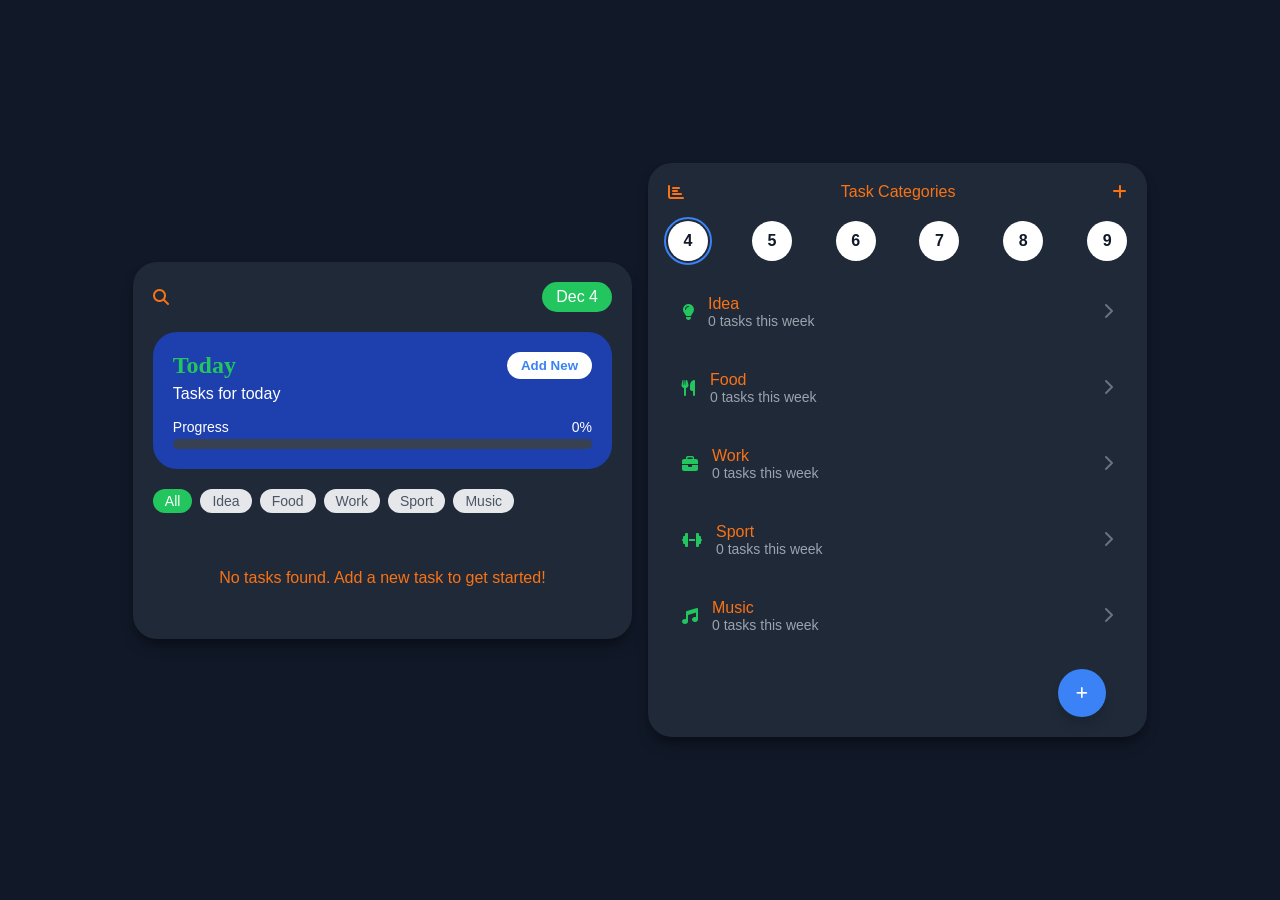
<file: ToDoList/todolist.html>
<!DOCTYPE html>
<html lang="en">
<head>
  <meta charset="UTF-8">
  <meta name="viewport" content="width=device-width, initial-scale=1.0">
  <title>Task Manager</title>
  <link rel="stylesheet" href="https://cdnjs.cloudflare.com/ajax/libs/font-awesome/6.4.0/css/all.min.css">
  <link rel="shortcut icon" href="../MainPage/static/TrackifylogoNobackground.png" type="image/x-icon">
  <style>
    /* Base Styles */
    * {
      margin: 0;
      padding: 0;
      box-sizing: border-box;
      font-family: 'Lucida Sans', 'Lucida Sans Regular', 'Lucida Grande', 'Lucida Sans Unicode', Geneva, Verdana, sans-serif;
    }

    @import url('https://fonts.googleapis.com/css2?family=Abril+Fatface&display=swap');

    body {
      background-color: #111827; /* Tailwind bg-gray-900 */
      min-height: 100vh;
      color: #f97316; /* Tailwind orange-400 */
    }

    h1, h2, h3, h4, h5, h6 {
      font-family: 'Abril Fatface', cursive;
      color: #22c55e; /* Tailwind green-500 */
    }

    .container {
      display: flex;
      flex-direction: column;
      justify-content: center;
      align-items: center;
      min-height: 100vh;
      padding: 1rem;
    }

    @media (min-width: 768px) {
      .container {
        flex-direction: row;
        gap: 1rem;
      }
    }

    /* Card Styles */
    .card {
      background-color: #1f2937; /* Darker background for cards */
      border-radius: 1.5rem;
      box-shadow: 0 10px 15px -3px rgba(0, 0, 0, 0.3), 0 4px 6px -2px rgba(0, 0, 0, 0.2);
      width: 100%;
      padding: 1.25rem;
      margin-bottom: 1rem;
      transition: transform 0.3s, box-shadow 0.3s;
    }

    .card:hover {
      transform: translateY(-5px);
      box-shadow: 0 20px 40px rgba(0, 0, 0, 0.3);
    }

    body.dark .card {
      background-color: #1f2937;
      color: #fff;
    }

    @media (min-width: 768px) {
      .card {
        width: 40%;
        margin-bottom: 0;
      }
    }

    /* Header Styles */
    .header {
      display: flex;
      justify-content: space-between;
      align-items: center;
      margin-bottom: 1.25rem;
    }

    .header i {
      color: #f97316; /* Orange accent for icons */
      cursor: pointer;
    }

    body.dark .header i {
      color: #d1d5db;
    }

    .date-badge {
      background-color: #22c55e; /* Green accent */
      color: white;
      border-radius: 9999px;
      padding: 0.375rem 0.875rem;
    }

    /* Blue Card Styles */
    .blue-card {
      background-color: #1e40af; /* Darker blue background */
      color: white;
      border-radius: 1.5rem;
      padding: 1.25rem;
      margin-bottom: 1.25rem;
    }

    .blue-card-header {
      display: flex;
      justify-content: space-between;
      align-items: center;
    }

    .blue-card h1 {
      font-size: 1.5rem;
      font-weight: 600;
    }

    .blue-card p {
      margin-top: 0.375rem;
    }

    .add-btn {
      background-color: white;
      color: #3b82f6;
      border: none;
      border-radius: 9999px;
      padding: 0.375rem 0.875rem;
      cursor: pointer;
      font-weight: 600;
      transition: transform 0.3s, box-shadow 0.3s;
    }

    .add-btn:hover {
      transform: translateY(-3px);
      box-shadow: 0 10px 20px rgba(0, 0, 0, 0.1);
    }

    /* Progress Bar */
    .progress-container {
      margin-top: 1rem;
    }

    .progress-header {
      display: flex;
      justify-content: space-between;
      font-size: 0.875rem;
      margin-bottom: 0.25rem;
    }

    .progress-bar {
      width: 100%;
      background-color: #374151;
      border-radius: 9999px;
      height: 0.625rem;
    }

    .progress-fill {
      background-color: #22c55e;
      height: 100%;
      border-radius: 9999px;
      transition: width 0.3s ease;
    }

    /* Filter Buttons */
    .filter-container {
      display: flex;
      gap: 0.5rem;
      margin-bottom: 1rem;
      overflow-x: auto;
      padding-bottom: 0.5rem;
    }

    .filter-btn {
      padding: 0.25rem 0.75rem;
      border-radius: 9999px;
      font-size: 0.875rem;
      border: none;
      cursor: pointer;
      white-space: nowrap;
      background-color: #374151;
      color: #9ca3af;
    }

    .filter-btn.active {
      background-color: #22c55e;
      color: white;
    }

    .filter-btn:not(.active) {
      background-color: #e5e7eb;
      color: #4b5563;
    }

    body.dark .filter-btn:not(.active) {
      background-color: #374151;
      color: #d1d5db;
    }

    /* Task List */
    .task-list {
      display: flex;
      flex-direction: column;
      gap: 0.875rem;
    }

    .task-item {
      display: flex;
      justify-content: space-between;
      align-items: center;
      background-color: #1f2937;
      color: #f97316;
      border-radius: 1.5rem;
      padding: 0.875rem;
      box-shadow: 0 4px 6px -1px rgba(0, 0, 0, 0.3), 0 2px 4px -1px rgba(0, 0, 0, 0.2);
      transition: transform 0.3s, box-shadow 0.3s;
    }

    .task-item:hover {
      transform: translateY(-5px);
      box-shadow: 0 20px 40px rgba(0, 0, 0, 0.3);
    }

    .task-item.completed {
      background-color: #374151;
      color: #9ca3af;
    }

    body.dark .task-item.completed {
      background-color: #374151;
      color: #9ca3af;
    }

    .task-left {
      display: flex;
      align-items: center;
      gap: 0.875rem;
    }

    .task-checkbox {
      width: 1.25rem;
      height: 1.25rem;
      border-radius: 50%;
      cursor: pointer;
    }

    .task-info p:first-child {
      font-weight: 500;
    }

    .task-info p:first-child.completed {
      text-decoration: line-through;
    }

    .task-info p:last-child {
      font-size: 0.875rem;
    }

    .task-actions {
      display: flex;
      gap: 0.5rem;
    }

    .task-actions button {
      background: none;
      border: none;
      color: white;
      cursor: pointer;
    }

    .task-item.completed .task-actions button {
      color: #4b5563;
    }

    body.dark .task-item.completed .task-actions button {
      color: #d1d5db;
    }

    .priority-dot {
      display: inline-block;
      width: 0.5rem;
      height: 0.5rem;
      border-radius: 50%;
      margin-left: 0.5rem;
    }

    .priority-low {
      background-color: #10b981;
    }

    .priority-medium {
      background-color: #f59e0b;
    }

    .priority-high {
      background-color: #ef4444;
    }

    .task-time {
      display: flex;
      align-items: center;
      gap: 0.25rem;
      font-size: 0.75rem;
    }

    .empty-tasks {
      text-align: center;
      padding: 2rem 0;
      color: #f97316;
    }

    body.dark .empty-tasks {
      color: #9ca3af;
    }

    /* Date Circles */
    .dates-container {
      display: flex;
      justify-content: space-between;
      align-items: center;
      margin-bottom: 1.25rem;
    }

    .date-circle {
      width: 40px;
      height: 40px;
      display: flex;
      justify-content: center;
      align-items: center;
      border-radius: 50%;
      background-color: white;
      color: #111827;
      font-weight: bold;
      cursor: pointer;
      transition: all 0.3s ease;
    }

    .date-circle:hover {
      transform: scale(1.1);
    }

    .date-circle.selected {
      outline: 2px solid #3b82f6;
      outline-offset: 2px;
    }

    .date-circle.completed {
      background-color: #3b82f6;
      color: white;
    }

    body.dark .date-circle {
      background-color: #374151;
      color: white;
    }

    /* Category Items */
    .category-list {
      display: flex;
      flex-direction: column;
      gap: 0.875rem;
    }

    .category-item {
      display: flex;
      justify-content: space-between;
      align-items: center;
      background-color: #1f2937;
      border-radius: 1.5rem;
      padding: 0.875rem;
      cursor: pointer;
      transition: transform 0.3s, box-shadow 0.3s;
    }

    .category-item:hover {
      transform: translateY(-5px);
      box-shadow: 0 20px 40px rgba(0, 0, 0, 0.3);
    }

    body.dark .category-item {
      background-color: #374151;
    }

    .category-left {
      display: flex;
      align-items: center;
      gap: 0.875rem;
    }

    .category-icon {
      color: #22c55e;
    }

    .category-info p:first-child {
      color: #f97316;
      font-weight: 500;
    }

    .category-info p:last-child {
      color: #9ca3af;
      font-size: 0.875rem;
    }

    body.dark .category-info p:first-child {
      color: #f9fafb;
    }

    body.dark .category-info p:last-child {
      color: #9ca3af;
    }

    .category-right {
      color: #6b7280;
    }

    body.dark .category-right {
      color: #9ca3af;
    }

    /* Add Button */
    .floating-btn {
      
      margin-left: 85%; 
      margin-top: 5%;
      bottom: 1.25rem;
      right: 1.25rem;
      background-color: #3b82f6;
      color: white;
      border: none;
      border-radius: 50%;
      width: 3rem;
      height: 3rem;
      /* display: flex; */
      justify-content: right;
      align-items: right;
      box-shadow: 0 10px 15px -3px rgba(0, 0, 0, 0.1), 0 4px 6px -2px rgba(0, 0, 0, 0.05);
      cursor: pointer;
      transition: transform 0.3s, box-shadow 0.3s;
    }

    .floating-btn:hover {
      transform: translateY(-5px);
      box-shadow: 0 20px 40px rgba(0, 0, 0, 0.2);
    }

    /* Modal Styles */
    .modal {
      display: none;
      position: fixed;
      z-index: 1000;
      left: 0;
      top: 0;
      width: 100%;
      height: 100%;
      background-color: rgba(0, 0, 0, 0.5);
      animation: fadeIn 0.3s;
    }

    .modal-content {
      background-color: #1f2937;
      color: #f97316;
      margin: 10% auto;
      width: 90%;
      max-width: 500px;
      border-radius: 0.5rem;
      box-shadow: 0 4px 6px rgba(0, 0, 0, 0.3);
      animation: slideIn 0.3s;
    }

    body.dark .modal-content {
      background-color: #1f2937;
      color: white;
    }

    .modal-header {
      display: flex;
      justify-content: space-between;
      align-items: center;
      padding: 1rem;
      border-bottom: 1px solid #374151;
    }

    body.dark .modal-header {
      border-bottom: 1px solid #374151;
    }

    .modal-header h2 {
      font-size: 1.25rem;
      font-weight: 600;
      margin: 0;
    }

    .modal-close {
      background: none;
      border: none;
      font-size: 1.5rem;
      cursor: pointer;
      color: #9ca3af;
    }

    body.dark .modal-close {
      color: #9ca3af;
    }

    .modal-body {
      padding: 1rem;
    }

    .form-group {
      margin-bottom: 1rem;
    }

    .form-group label {
      display: block;
      margin-bottom: 0.5rem;
      color: #f97316;
    }

    body.dark .form-group label {
      color: #d1d5db;
    }

    .form-group input,
    .form-group select {
      width: 100%;
      padding: 0.5rem;
      border: 1px solid #d1d5db;
      border-radius: 0.375rem;
      background-color: #374151;
      border-color: #4b5563;
      color: #f97316;
    }

    body.dark .form-group input,
    body.dark .form-group select {
      background-color: #374151;
      border-color: #4b5563;
      color: white;
    }

    .priority-buttons {
      display: flex;
      gap: 0.5rem;
    }

    .priority-btn {
      flex: 1;
      padding: 0.5rem;
      border: none;
      border-radius: 0.375rem;
      cursor: pointer;
    }

    .priority-btn.low {
      background-color: #e5e7eb;
      color: #111827;
    }

    .priority-btn.low.active {
      background-color: #10b981;
      color: white;
    }

    .priority-btn.medium {
      background-color: #e5e7eb;
      color: #111827;
    }

    .priority-btn.medium.active {
      background-color: #f59e0b;
      color: white;
    }

    .priority-btn.high {
      background-color: #e5e7eb;
      color: #111827;
    }

    .priority-btn.high.active {
      background-color: #ef4444;
      color: white;
    }

    body.dark .priority-btn:not(.active) {
      background-color: #374151;
      color: #d1d5db;
    }

    .modal-footer {
      display: flex;
      justify-content: flex-end;
      gap: 0.5rem;
      padding: 1rem;
      border-top: 1px solid #e5e7eb;
    }

    body.dark .modal-footer {
      border-top: 1px solid #374151;
    }

    .btn {
      padding: 0.5rem 1rem;
      border: none;
      border-radius: 0.375rem;
      cursor: pointer;
    }

    .btn-cancel {
      background-color: #374151;
      color: #9ca3af;
    }

    body.dark .btn-cancel {
      background-color: #374151;
      color: #9ca3af;
    }

    .btn-primary {
      background-color: #22c55e;
      color: white;
    }

    /* Search Bar */
    .search-container {
      margin-bottom: 1rem;
      display: none;
    }

    .search-input {
      width: 100%;
      padding: 0.5rem;
      border: 1px solid #d1d5db;
      border-radius: 0.375rem;
    }

    body.dark .search-input {
      background-color: #374151;
      border-color: #4b5563;
      color: white;
    }

    /* Stats View */
    .stats-container {
      background-color: #1f2937;
      padding: 1rem;
      border-radius: 0.75rem;
      margin-bottom: 1.25rem;
      display: none;
    }

    body.dark .stats-container {
      background-color: #374151;
    }

    .stats-title {
      font-weight: 600;
      margin-bottom: 0.5rem;
    }

    .stats-grid {
      display: grid;
      grid-template-columns: repeat(2, 1fr);
      gap: 0.5rem;
    }

    .stat-card {
      background-color: #374151;
      padding: 0.75rem;
      border-radius: 0.5rem;
    }

    body.dark .stat-card {
      background-color: #1f2937;
    }

    .stat-label {
      font-size: 0.875rem;
      color: #9ca3af;
    }

    body.dark .stat-label {
      color: #9ca3af;
    }

    .stat-value {
      font-size: 1.25rem;
      font-weight: 700;
    }

    /* Notification */
    .notification {
      position: fixed;
      bottom: 1rem;
      right: 1rem;
      background-color: #1f2937;
      color: #f97316;
      padding: 0.5rem 1rem;
      border-radius: 0.5rem;
      box-shadow: 0 4px 6px rgba(0, 0, 0, 0.1);
      z-index: 1001;
      animation: fadeInUp 0.3s;
      display: none;
    }

    /* Animations */
    @keyframes fadeIn {
      from { opacity: 0; }
      to { opacity: 1; }
    }

    @keyframes slideIn {
      from { transform: translateY(-50px); opacity: 0; }
      to { transform: translateY(0); opacity: 1; }
    }

    @keyframes fadeInUp {
      from { transform: translateY(20px); opacity: 0; }
      to { transform: translateY(0); opacity: 1; }
    }
  </style>
</head>
<body>
  <div class="container">
    <!-- Left Panel -->
    <div class="card" id="left-panel">
      <div class="header">
        <i class="fas fa-search" id="search-toggle"></i>
        <span class="date-badge" id="current-date">Loading...</span>
      </div>

      <div class="search-container" id="search-container">
        <input type="text" class="search-input" id="search-input" placeholder="Search tasks...">
      </div>

      <div class="blue-card">
        <div class="blue-card-header">
          <h1>Today</h1>
          <button class="add-btn" id="add-task-btn">Add New</button>
        </div>
        <p>Tasks for today</p>

        <!-- Progress bar -->
        <div class="progress-container">
          <div class="progress-header">
            <span>Progress</span>
            <span id="progress-percentage">0%</span>
          </div>
          <div class="progress-bar">
            <div class="progress-fill" id="progress-fill" style="width: 0%"></div>
          </div>
        </div>
      </div>

      <!-- Task filters -->
      <div class="filter-container" id="category-filters">
        <button class="filter-btn active" data-category="all">All</button>
        <!-- Category filters will be added dynamically -->
      </div>

      <!-- Task list -->
      <div class="task-list" id="task-list">
        <!-- Tasks will be added dynamically -->
        <div class="empty-tasks" id="empty-tasks">
          No tasks found. Add a new task to get started!
        </div>
      </div>
    </div>

    <!-- Right Panel -->
    <div class="card" id="right-panel">
      <div class="header">
        <i class="fas fa-chart-bar" id="stats-toggle"></i>
        <span>Task Categories</span>
        <i class="fas fa-plus" id="add-category-btn"></i>
      </div>

      <!-- Stats view -->
      <div class="stats-container" id="stats-container">
        <div class="stats-title">Task Statistics</div>
        <div class="stats-grid">
          <div class="stat-card">
            <div class="stat-label">Total Tasks</div>
            <div class="stat-value" id="stat-total">0</div>
          </div>
          <div class="stat-card">
            <div class="stat-label">Completed</div>
            <div class="stat-value" id="stat-completed">0</div>
          </div>
          <div class="stat-card">
            <div class="stat-label">Today's Tasks</div>
            <div class="stat-value" id="stat-today">0</div>
          </div>
          <div class="stat-card">
            <div class="stat-label">Completion Rate</div>
            <div class="stat-value" id="stat-rate">0%</div>
          </div>
        </div>
      </div>

      <div class="dates-container" id="dynamic-dates">
        <!-- Dynamic dates will be added here -->
      </div>

      <div class="category-list" id="category-list">
        <!-- Categories will be added dynamically -->
      </div>

      <button class="floating-btn" id="floating-add-btn">
        <i class="fas fa-plus"></i>
      </button>
    </div>
  </div>

  <!-- Add/Edit Task Modal -->
  <div class="modal" id="task-modal">
    <div class="modal-content">
      <div class="modal-header">
        <h2 id="task-modal-title">Add New Task</h2>
        <button class="modal-close" id="task-modal-close">&times;</button>
      </div>
      <div class="modal-body">
        <div class="form-group">
          <label for="task-name-input">Task Name:</label>
          <input type="text" id="task-name-input" placeholder="Enter task name" required>
        </div>
        <div class="form-group">
          <label for="task-category-select">Category:</label>
          <select id="task-category-select">
            <!-- Categories will be added dynamically -->
          </select>
        </div>
        <div class="form-group">
          <label>Priority:</label>
          <div class="priority-buttons">
            <button class="priority-btn low" data-priority="low">Low</button>
            <button class="priority-btn medium active" data-priority="medium">Medium</button>
            <button class="priority-btn high" data-priority="high">High</button>
          </div>
        </div>
        <div class="form-group">
          <label for="task-reminder-input">Reminder (optional):</label>
          <input type="time" id="task-reminder-input">
        </div>
      </div>
      <div class="modal-footer">
        <button class="btn btn-cancel" id="task-modal-cancel">Cancel</button>
        <button class="btn btn-primary" id="task-modal-save">Add</button>
      </div>
    </div>
  </div>

  <!-- Add Category Modal -->
  <div class="modal" id="category-modal">
    <div class="modal-content">
      <div class="modal-header">
        <h2>Add New Category</h2>
        <button class="modal-close" id="category-modal-close">&times;</button>
      </div>
      <div class="modal-body">
        <div class="form-group">
          <label for="category-name-input">Category Name:</label>
          <input type="text" id="category-name-input" placeholder="Enter category name" required>
        </div>
      </div>
      <div class="modal-footer">
        <button class="btn btn-cancel" id="category-modal-cancel">Cancel</button>
        <button class="btn btn-primary" id="category-modal-save">Add</button>
      </div>
    </div>
  </div>

  <!-- Reminder Modal -->
  <div class="modal" id="reminder-modal">
    <div class="modal-content">
      <div class="modal-header">
        <h2>Set Reminder</h2>
        <button class="modal-close" id="reminder-modal-close">&times;</button>
      </div>
      <div class="modal-body">
        <p id="reminder-task-name" class="mb-4">Set a reminder for: <strong>Task Name</strong></p>
        <div class="form-group">
          <label for="reminder-time-input">Time:</label>
          <input type="time" id="reminder-time-input" required>
        </div>
      </div>
      <div class="modal-footer">
        <button class="btn btn-cancel" id="reminder-modal-cancel">Cancel</button>
        <button class="btn btn-primary" id="reminder-modal-save">Save</button>
      </div>
    </div>
  </div>

  <!-- Notification -->
  <div class="notification" id="notification"></div>

  <script>
    // Global state
    let tasks = [];
    let categories = [
      { id: 1, name: "Idea", icon: "lightbulb", color: "blue", taskCount: 0 },
      { id: 2, name: "Food", icon: "utensils", color: "blue", taskCount: 0 },
      { id: 3, name: "Work", icon: "briefcase", color: "blue", taskCount: 0 },
      { id: 4, name: "Sport", icon: "dumbbell", color: "blue", taskCount: 0 },
      { id: 5, name: "Music", icon: "music", color: "blue", taskCount: 0 }
    ];
    let reminders = [];
    let selectedDate = new Date().getDate();
    let selectedCategory = null;
    let editingTaskId = null;
    let reminderTaskId = null;
    let selectedPriority = "medium";

    // DOM Elements
    const currentDateEl = document.getElementById('current-date');
    const taskListEl = document.getElementById('task-list');
    const emptyTasksEl = document.getElementById('empty-tasks');
    const categoryListEl = document.getElementById('category-list');
    const dynamicDatesEl = document.getElementById('dynamic-dates');
    const categoryFiltersEl = document.getElementById('category-filters');
    const progressFillEl = document.getElementById('progress-fill');
    const progressPercentageEl = document.getElementById('progress-percentage');
    const searchContainerEl = document.getElementById('search-container');
    const searchInputEl = document.getElementById('search-input');
    const statsContainerEl = document.getElementById('stats-container');
    const statTotalEl = document.getElementById('stat-total');
    const statCompletedEl = document.getElementById('stat-completed');
    const statTodayEl = document.getElementById('stat-today');
    const statRateEl = document.getElementById('stat-rate');
    const notificationEl = document.getElementById('notification');

    // Task Modal Elements
    const taskModalEl = document.getElementById('task-modal');
    const taskModalTitleEl = document.getElementById('task-modal-title');
    const taskNameInputEl = document.getElementById('task-name-input');
    const taskCategorySelectEl = document.getElementById('task-category-select');
    const taskReminderInputEl = document.getElementById('task-reminder-input');
    const taskModalSaveEl = document.getElementById('task-modal-save');

    // Category Modal Elements
    const categoryModalEl = document.getElementById('category-modal');
    const categoryNameInputEl = document.getElementById('category-name-input');

    // Reminder Modal Elements
    const reminderModalEl = document.getElementById('reminder-modal');
    const reminderTaskNameEl = document.getElementById('reminder-task-name');
    const reminderTimeInputEl = document.getElementById('reminder-time-input');

    // Initialize the app
    function init() {
      // Set current date
      updateCurrentDate();

      // Load data from localStorage
      loadData();

      // Generate dynamic dates
      generateDynamicDates();

      // Render tasks and categories
      renderTasks();
      renderCategories();
      renderCategoryFilters();
      updateCategoryTaskCounts();
      updateTaskStats();

      // Check for reminders every minute
      setInterval(checkReminders, 60000);
    }

    // Load data from localStorage
    function loadData() {
      const savedTasks = localStorage.getItem('tasks');
      if (savedTasks) {
        tasks = JSON.parse(savedTasks);
      }

      const savedCategories = localStorage.getItem('categories');
      if (savedCategories) {
        categories = JSON.parse(savedCategories);
      }

      const savedReminders = localStorage.getItem('reminders');
      if (savedReminders) {
        reminders = JSON.parse(savedReminders);
      }
    }

    // Save data to localStorage
    function saveData() {
      localStorage.setItem('tasks', JSON.stringify(tasks));
      localStorage.setItem('categories', JSON.stringify(categories));
      localStorage.setItem('reminders', JSON.stringify(reminders));
    }

    // Update current date
    function updateCurrentDate() {
      const today = new Date();
      const options = { day: 'numeric', month: 'short' };
      currentDateEl.textContent = today.toLocaleDateString('en-US', options);
    }

    // Generate dynamic dates
    function generateDynamicDates() {
      const today = new Date();
      dynamicDatesEl.innerHTML = '';

      for (let i = 0; i < 6; i++) {
        const date = new Date(today);
        date.setDate(today.getDate() + i);
        const day = date.getDate();

        // Check if all tasks for this date are completed
        const tasksForDate = tasks.filter(task => task.date === day);
        const allCompleted = tasksForDate.length > 0 && 
                            tasksForDate.every(task => task.completed);

        const dateCircle = document.createElement('div');
        dateCircle.className = `date-circle ${day === selectedDate ? 'selected' : ''} ${allCompleted ? 'completed' : ''}`;
        dateCircle.textContent = day;
        dateCircle.dataset.date = day;
        dateCircle.addEventListener('click', () => {
          document.querySelectorAll('.date-circle').forEach(el => el.classList.remove('selected'));
          dateCircle.classList.add('selected');
          selectedDate = parseInt(dateCircle.dataset.date);
          renderTasks();
        });

        dynamicDatesEl.appendChild(dateCircle);
      }
    }

    // Render tasks
    function renderTasks() {
      // Filter tasks based on search, selected date, and category
      const searchTerm = searchInputEl.value.toLowerCase();
      const filteredTasks = tasks.filter(task => {
        const matchesSearch = task.name.toLowerCase().includes(searchTerm);
        const matchesDate = task.date === selectedDate;
        const matchesCategory = selectedCategory === null || task.categoryId === selectedCategory;
        
        return matchesSearch && matchesDate && matchesCategory;
      });

      // Clear task list
      while (taskListEl.firstChild && taskListEl.firstChild !== emptyTasksEl) {
        taskListEl.removeChild(taskListEl.firstChild);
      }

      // Show or hide empty message
      if (filteredTasks.length === 0) {
        emptyTasksEl.style.display = 'block';
      } else {
        emptyTasksEl.style.display = 'none';

        // Add tasks to the list
        filteredTasks.forEach(task => {
          const taskItem = document.createElement('div');
          taskItem.className = `task-item ${task.completed ? 'completed' : ''}`;
          taskItem.dataset.id = task.id;

          const category = categories.find(c => c.id === task.categoryId);
          const categoryName = category ? category.name : 'Uncategorized';

          taskItem.innerHTML = `
            <div class="task-left">
              <input type="checkbox" class="task-checkbox" ${task.completed ? 'checked' : ''}>
              <div class="task-info">
                <p class="${task.completed ? 'completed' : ''}">
                  ${task.name}
                  <span class="priority-dot priority-${task.priority}"></span>
                </p>
                <p class="task-meta">
                  ${task.dueTime ? `<span class="task-time"><i class="fas fa-clock"></i> ${task.dueTime}</span>` : ''}
                  ${categoryName}
                </p>
              </div>
            </div>
            <div class="task-actions">
              <button class="reminder-btn"><i class="fas fa-bell"></i></button>
              <button class="edit-btn"><i class="fas fa-edit"></i></button>
              <button class="delete-btn"><i class="fas fa-trash"></i></button>
            </div>
          `;

          // Add event listeners
          const checkbox = taskItem.querySelector('.task-checkbox');
          checkbox.addEventListener('change', () => {
            toggleTaskCompletion(task.id);
          });

          const reminderBtn = taskItem.querySelector('.reminder-btn');
          reminderBtn.addEventListener('click', () => {
            openReminderModal(task.id);
          });

          const editBtn = taskItem.querySelector('.edit-btn');
          editBtn.addEventListener('click', () => {
            openTaskModal('edit', task.id);
          });

          const deleteBtn = taskItem.querySelector('.delete-btn');
          deleteBtn.addEventListener('click', () => {
            deleteTask(task.id);
          });

          taskListEl.insertBefore(taskItem, emptyTasksEl);
        });
      }

      // Update progress
      updateProgress();
    }

    // Render categories
    function renderCategories() {
      categoryListEl.innerHTML = '';

      categories.forEach(category => {
        const categoryItem = document.createElement('div');
        categoryItem.className = 'category-item';
        categoryItem.dataset.id = category.id;

        categoryItem.innerHTML = `
          <div class="category-left">
            <i class="fas fa-${category.icon} category-icon"></i>
            <div class="category-info">
              <p>${category.name}</p>
              <p>${category.taskCount} tasks this week</p>
            </div>
          </div>
          <div class="category-right">
            <i class="fas fa-chevron-right"></i>
          </div>
        `;

        categoryItem.addEventListener('click', () => {
          if (selectedCategory === category.id) {
            selectedCategory = null;
          } else {
            selectedCategory = category.id;
          }
          updateCategoryFilters();
          renderTasks();
        });

        categoryListEl.appendChild(categoryItem);
      });
    }

    // Render category filters
    function renderCategoryFilters() {
      // Clear existing filters except "All"
      while (categoryFiltersEl.childElementCount > 1) {
        categoryFiltersEl.removeChild(categoryFiltersEl.lastChild);
      }

      // Add category filters
      categories.forEach(category => {
        const filterBtn = document.createElement('button');
        filterBtn.className = `filter-btn ${selectedCategory === category.id ? 'active' : ''}`;
        filterBtn.textContent = category.name;
        filterBtn.dataset.category = category.id;

        filterBtn.addEventListener('click', () => {
          selectedCategory = parseInt(filterBtn.dataset.category);
          updateCategoryFilters();
          renderTasks();
        });

        categoryFiltersEl.appendChild(filterBtn);
      });
    }

    // Update category filters active state
    function updateCategoryFilters() {
      const allFilterBtn = categoryFiltersEl.querySelector('[data-category="all"]');
      const categoryFilterBtns = categoryFiltersEl.querySelectorAll('[data-category]:not([data-category="all"])');

      if (selectedCategory === null) {
        allFilterBtn.classList.add('active');
        categoryFilterBtns.forEach(btn => btn.classList.remove('active'));
      } else {
        allFilterBtn.classList.remove('active');
        categoryFilterBtns.forEach(btn => {
          if (parseInt(btn.dataset.category) === selectedCategory) {
            btn.classList.add('active');
          } else {
            btn.classList.remove('active');
          }
        });
      }
    }

    // Update category task counts
    function updateCategoryTaskCounts() {
      // Reset all counts
      categories.forEach(category => {
        category.taskCount = 0;
      });

      // Count tasks for each category
      tasks.forEach(task => {
        const category = categories.find(c => c.id === task.categoryId);
        if (category) {
          category.taskCount++;
        }
      });

      // Update UI
      renderCategories();
    }

    // Update progress bar
    function updateProgress() {
      const todayTasks = tasks.filter(task => task.date === new Date().getDate());
      const completedTasks = todayTasks.filter(task => task.completed);
      const percentage = todayTasks.length > 0 
        ? Math.round((completedTasks.length / todayTasks.length) * 100) 
        : 0;

      progressFillEl.style.width = `${percentage}%`;
      progressPercentageEl.textContent = `${percentage}%`;
    }

    // Update task statistics
    function updateTaskStats() {
      const totalTasks = tasks.length;
      const completedTasks = tasks.filter(task => task.completed).length;
      const todayTasks = tasks.filter(task => task.date === new Date().getDate()).length;
      const completionRate = totalTasks > 0 
        ? Math.round((completedTasks / totalTasks) * 100) 
        : 0;

      statTotalEl.textContent = totalTasks;
      statCompletedEl.textContent = completedTasks;
      statTodayEl.textContent = todayTasks;
      statRateEl.textContent = `${completionRate}%`;
    }

    // Toggle task completion
    function toggleTaskCompletion(taskId) {
      const taskIndex = tasks.findIndex(task => task.id === taskId);
      if (taskIndex !== -1) {
        tasks[taskIndex].completed = !tasks[taskIndex].completed;
        saveData();
        renderTasks();
        generateDynamicDates();
        updateTaskStats();
        showNotification(`Task ${tasks[taskIndex].completed ? 'completed' : 'uncompleted'}`);
      }
    }

    // Delete task
    function deleteTask(taskId) {
      tasks = tasks.filter(task => task.id !== taskId);
      reminders = reminders.filter(reminder => reminder.taskId !== taskId);
      saveData();
      renderTasks();
      updateCategoryTaskCounts();
      generateDynamicDates();
      updateTaskStats();
      showNotification('Task deleted successfully');
    }

    // Open task modal
    function openTaskModal(mode, taskId = null) {
      // Reset form
      taskNameInputEl.value = '';
      taskReminderInputEl.value = '';
      selectedPriority = 'medium';
      updatePriorityButtons();

      // Set modal title and button text
      if (mode === 'add') {
        taskModalTitleEl.textContent = 'Add New Task';
        taskModalSaveEl.textContent = 'Add';
        editingTaskId = null;
      } else {
        taskModalTitleEl.textContent = 'Edit Task';
        taskModalSaveEl.textContent = 'Save';
        editingTaskId = taskId;

        // Fill form with task data
        const task = tasks.find(t => t.id === taskId);
        if (task) {
          taskNameInputEl.value = task.name;
          taskCategorySelectEl.value = task.categoryId;
          selectedPriority = task.priority;
          updatePriorityButtons();
          
          if (task.dueTime) {
            taskReminderInputEl.value = task.dueTime;
          }
        }
      }

      // Fill category select
      taskCategorySelectEl.innerHTML = '';
      categories.forEach(category => {
        const option = document.createElement('option');
        option.value = category.id;
        option.textContent = category.name;
        taskCategorySelectEl.appendChild(option);
      });

      // Set selected category
      if (selectedCategory !== null) {
        taskCategorySelectEl.value = selectedCategory;
      }

      // Show modal
      taskModalEl.style.display = 'block';
      taskNameInputEl.focus();
    }

    // Open category modal
    function openCategoryModal() {
      categoryNameInputEl.value = '';
      categoryModalEl.style.display = 'block';
      categoryNameInputEl.focus();
    }

    // Open reminder modal
    function openReminderModal(taskId) {
      const task = tasks.find(t => t.id === taskId);
      if (!task) return;

      reminderTaskId = taskId;
      reminderTaskNameEl.innerHTML = `Set a reminder for: <strong>${task.name}</strong>`;
      
      // Check if task already has a reminder
      const existingReminder = reminders.find(r => r.taskId === taskId);
      if (existingReminder) {
        reminderTimeInputEl.value = existingReminder.time;
      } else {
        reminderTimeInputEl.value = '';
      }

      reminderModalEl.style.display = 'block';
      reminderTimeInputEl.focus();
    }

    // Close modals
    function closeTaskModal() {
      taskModalEl.style.display = 'none';
    }

    function closeCategoryModal() {
      categoryModalEl.style.display = 'none';
    }

    function closeReminderModal() {
      reminderModalEl.style.display = 'none';
      reminderTaskId = null;
    }

    // Save task
    function saveTask() {
      const taskName = taskNameInputEl.value.trim();
      if (!taskName) {
        showNotification('Please enter a task name');
        return;
      }

      const categoryId = parseInt(taskCategorySelectEl.value);
      const reminderTime = taskReminderInputEl.value;

      if (editingTaskId === null) {
        // Add new task
        const newTask = {
          id: Date.now(),
          name: taskName,
          completed: false,
          date: selectedDate,
          categoryId: categoryId,
          priority: selectedPriority,
          createdAt: new Date(),
          dueTime: reminderTime || undefined
        };

        tasks.push(newTask);

        // Add reminder if time is set
        if (reminderTime) {
          const newReminder = {
            id: Date.now(),
            taskId: newTask.id,
            time: reminderTime,
            triggered: false
          };
          reminders.push(newReminder);
        }

        showNotification('Task added successfully');
      } else {
        // Edit existing task
        const taskIndex = tasks.findIndex(task => task.id === editingTaskId);
        if (taskIndex !== -1) {
          tasks[taskIndex].name = taskName;
          tasks[taskIndex].categoryId = categoryId;
          tasks[taskIndex].priority = selectedPriority;
          tasks[taskIndex].dueTime = reminderTime || tasks[taskIndex].dueTime;

          // Update or add reminder
          if (reminderTime) {
            const existingReminderIndex = reminders.findIndex(r => r.taskId === editingTaskId);
            
            if (existingReminderIndex >= 0) {
              // Update existing reminder
              reminders[existingReminderIndex].time = reminderTime;
              reminders[existingReminderIndex].triggered = false;
            } else {
              // Add new reminder
              const newReminder = {
                id: Date.now(),
                taskId: editingTaskId,
                time: reminderTime,
                triggered: false
              };
              reminders.push(newReminder);
            }
          }

          showNotification('Task updated successfully');
        }
      }

      saveData();
      renderTasks();
      updateCategoryTaskCounts();
      updateTaskStats();
      closeTaskModal();
    }

    // Save category
    function saveCategory() {
      const categoryName = categoryNameInputEl.value.trim();
      if (!categoryName) {
        showNotification('Please enter a category name');
        return;
      }

      const newCategory = {
        id: Date.now(),
        name: categoryName,
        icon: 'briefcase', // Default icon
        color: 'blue',
        taskCount: 0
      };

      categories.push(newCategory);
      saveData();
      renderCategories();
      renderCategoryFilters();
      closeCategoryModal();
      showNotification('Category added successfully');
    }

    // Save reminder
    function saveReminder() {
      if (!reminderTaskId) return;
      
      const reminderTime = reminderTimeInputEl.value;
      if (!reminderTime) {
        showNotification('Please select a time');
        return;
      }

      const existingReminderIndex = reminders.findIndex(r => r.taskId === reminderTaskId);
      
      if (existingReminderIndex >= 0) {
        // Update existing reminder
        reminders[existingReminderIndex].time = reminderTime;
        reminders[existingReminderIndex].triggered = false;
      } else {
        // Add new reminder
        const newReminder = {
          id: Date.now(),
          taskId: reminderTaskId,
          time: reminderTime,
          triggered: false
        };
        reminders.push(newReminder);
      }

      // Update task with due time
      const taskIndex = tasks.findIndex(task => task.id === reminderTaskId);
      if (taskIndex !== -1) {
        tasks[taskIndex].dueTime = reminderTime;
      }

      saveData();
      renderTasks();
      closeReminderModal();
      showNotification('Reminder set successfully');
    }

    // Check for due reminders
    function checkReminders() {
      const now = new Date();
      const currentHour = now.getHours();
      const currentMinute = now.getMinutes();
      const currentTimeString = `${currentHour.toString().padStart(2, '0')}:${currentMinute.toString().padStart(2, '0')}`;
      
      reminders.forEach(reminder => {
        if (!reminder.triggered && reminder.time === currentTimeString) {
          const task = tasks.find(t => t.id === reminder.taskId);
          if (task) {
            // Show notification
            showNotification(`Reminder: ${task.name}`, 10000);
            
            // Mark reminder as triggered
            reminder.triggered = true;
            saveData();
            
            // Play notification sound
            try {
              const audio = new Audio('/files/ringtone.mp3');
              audio.play();
            } catch (e) {
              console.log('Audio play failed:', e);
            }
          }
        }
      });
    }

    // Update priority buttons
    function updatePriorityButtons() {
      const priorityBtns = document.querySelectorAll('.priority-btn');
      priorityBtns.forEach(btn => {
        if (btn.dataset.priority === selectedPriority) {
          btn.classList.add('active');
        } else {
          btn.classList.remove('active');
        }
      });
    }

    // Show notification
    function showNotification(message, duration = 3000) {
      notificationEl.textContent = message;
      notificationEl.style.display = 'block';
      
      setTimeout(() => {
        notificationEl.style.display = 'none';
      }, duration);
    }

    // Toggle search
    function toggleSearch() {
      const isVisible = searchContainerEl.style.display === 'block';
      searchContainerEl.style.display = isVisible ? 'none' : 'block';
      
      if (!isVisible) {
        searchInputEl.focus();
      } else {
        searchInputEl.value = '';
        renderTasks();
      }
    }

    // Toggle stats
    function toggleStats() {
      const isVisible = statsContainerEl.style.display === 'block';
      statsContainerEl.style.display = isVisible ? 'none' : 'block';
      
      if (!isVisible) {
        updateTaskStats();
      }
    }

    // Event Listeners
    document.getElementById('add-task-btn').addEventListener('click', () => openTaskModal('add'));
    document.getElementById('floating-add-btn').addEventListener('click', () => openTaskModal('add'));
    document.getElementById('add-category-btn').addEventListener('click', openCategoryModal);
    document.getElementById('search-toggle').addEventListener('click', toggleSearch);
    document.getElementById('stats-toggle').addEventListener('click', toggleStats);

    document.getElementById('task-modal-close').addEventListener('click', closeTaskModal);
    document.getElementById('task-modal-cancel').addEventListener('click', closeTaskModal);
    document.getElementById('task-modal-save').addEventListener('click', saveTask);

    document.getElementById('category-modal-close').addEventListener('click', closeCategoryModal);
    document.getElementById('category-modal-cancel').addEventListener('click', closeCategoryModal);
    document.getElementById('category-modal-save').addEventListener('click', saveCategory);

    document.getElementById('reminder-modal-close').addEventListener('click', closeReminderModal);
    document.getElementById('reminder-modal-cancel').addEventListener('click', closeReminderModal);
    document.getElementById('reminder-modal-save').addEventListener('click', saveReminder);

    // Priority button event listeners
    document.querySelectorAll('.priority-btn').forEach(btn => {
      btn.addEventListener('click', () => {
        selectedPriority = btn.dataset.priority;
        updatePriorityButtons();
      });
    });

    // Search input event listener
    searchInputEl.addEventListener('input', renderTasks);

    // All filter button event listener
    document.querySelector('.filter-btn[data-category="all"]').addEventListener('click', () => {
      selectedCategory = null;
      updateCategoryFilters();
      renderTasks();
    });

    // Initialize the app
    init();
  </script>
</body>
</html>
</file>
